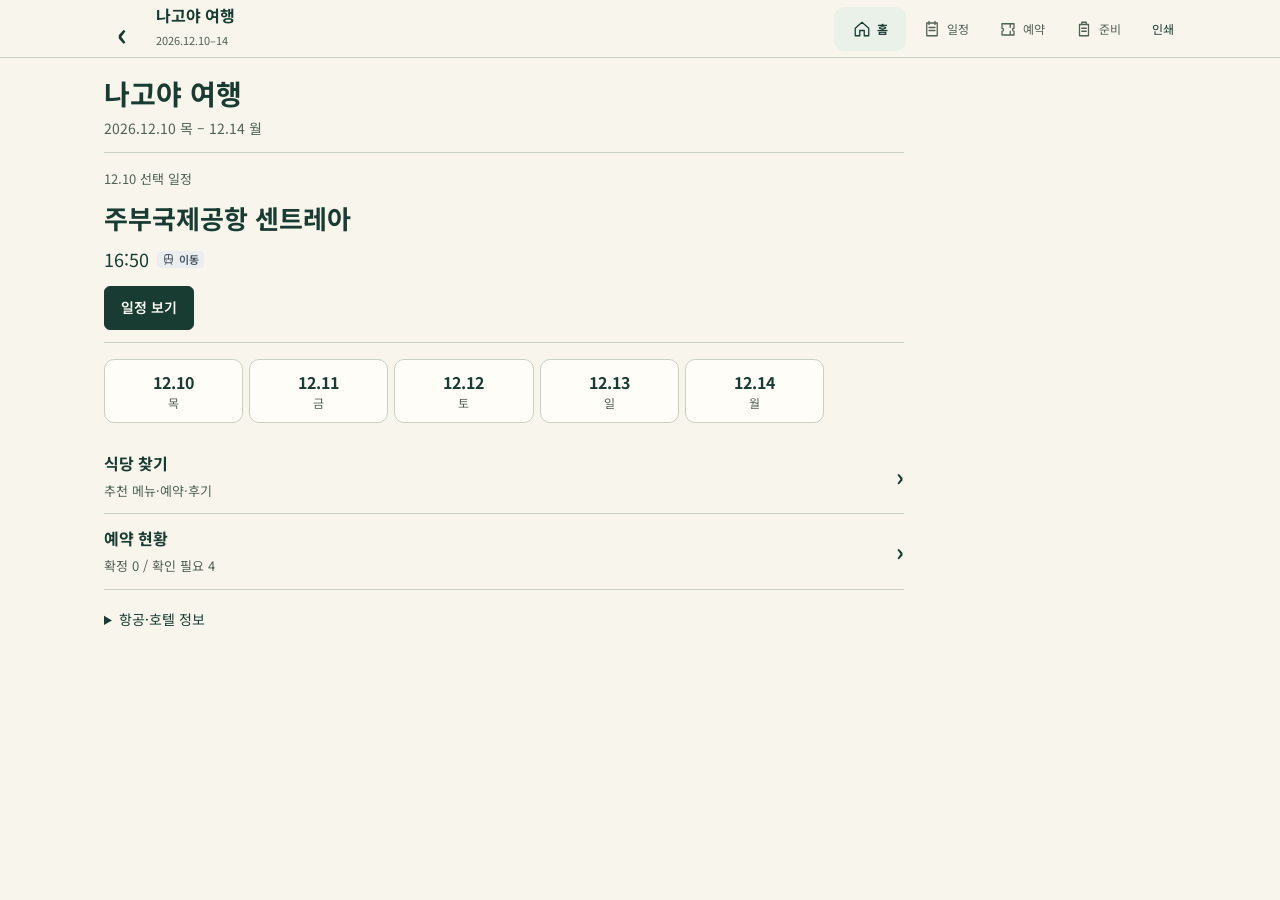
<file: index.html>
<!doctype html>
<html lang="ko"><head><meta charset="utf-8"><meta name="viewport" content="width=device-width,initial-scale=1,viewport-fit=cover"><meta name="theme-color" content="#163d35"><meta name="description" content="2026년 12월 10~14일 나고야 여행 일정과 지도, 예약 기록."><title>나고야 여행 | 2026.12.10–14</title><link rel="stylesheet" href="vendor/leaflet/leaflet.css"><link rel="stylesheet" href="style.css?v=20261110-reservations1"><link rel="stylesheet" href="controls.css?v=20261110-reservations1"><link rel="stylesheet" href="ux.css?v=20261110-reservations1"><link rel="stylesheet" href="travel.css?v=20261110-reservations1"><link rel="stylesheet" href="components.css?v=20261110-reservations1"><link rel="stylesheet" href="screen.css?v=20261110-reservations1"><link rel="icon" href="favicon.ico?v=20261110-reservations1" sizes="any"><link rel="icon" type="image/svg+xml" href="favicon.svg?v=20261110-reservations1"><link rel="apple-touch-icon" sizes="180x180" href="icons/apple-touch-icon.png?v=20261110-reservations1"><link rel="manifest" href="manifest.webmanifest?v=20261110-reservations1"><meta name="apple-mobile-web-app-title" content="나고야 여행"><meta name="apple-mobile-web-app-capable" content="yes"></head>
<body><header class="top"><a class="brand" href="?page=home" aria-label="홈으로">‹</a><div class="app-heading"><h1 id="screen-title" tabindex="-1">나고야 여행</h1><span>2026.12.10–14</span></div><button id="print" aria-label="전체 일정 인쇄">인쇄</button><nav aria-label="주 메뉴"><button data-nav="today"><svg viewBox="0 0 24 24" aria-hidden="true"><path d="M3 11 12 3l9 8v10h-6v-7H9v7H3Z"/></svg>홈</button><button data-nav="plan"><svg viewBox="0 0 24 24" aria-hidden="true"><path d="M5 4h14v17H5ZM8 2v4m8-4v4M8 10h8m-8 4h8"/></svg>일정</button><button data-nav="reservations"><svg viewBox="0 0 24 24" aria-hidden="true"><path d="M4 5h16v6a2 2 0 0 0 0 4v5H4v-5a2 2 0 0 0 0-4Zm11 1v4m0 5v4"/></svg>예약</button><button data-nav="prepare"><svg viewBox="0 0 24 24" aria-hidden="true"><path d="M6 6h12v15H6Zm3 0V3h6v3M9 11h6m-6 4h6"/></svg>준비</button></nav></header>
<main><section id="todaypanel" class="todaypanel" aria-label="다음 행동"></section><section id="reservation-summary" class="reservation-summary" aria-label="예약 기록 요약"></section><section id="plan" class="section"><div id="daytabs" class="daytabs" role="tablist" aria-label="날짜 선택"></div><div class="toolbar"><label><input type="checkbox" id="foodonly"> 식사만</label><label><input type="checkbox" id="optional" checked> 선택 포함</label></div><div id="daycontent" role="tabpanel" aria-live="polite"></div></section>
<section id="reservations" class="section"><div class="sectionhead"><div><h2>예약 현황</h2></div></div><p class="sectionintro">성인 2명 · 현지 시각. 외부에서 예약하거나 발권한 뒤 이곳에 기록하세요.</p><div id="reservationstats" class="reservationstats" aria-live="polite"></div><div class="res-filters" aria-label="예약 필터">
 <label>날짜<select id="res-date-filter" data-res-filter><option value="">전체 날짜</option><option value="2026-12-10">12/10 목</option><option value="2026-12-11">12/11 금</option><option value="2026-12-12">12/12 토</option><option value="2026-12-13">12/13 일</option><option value="2026-12-14">12/14 월</option></select></label>
 <label>중요도<select id="res-group-filter" data-res-filter><option value="">전체 중요도</option><option value="advance">사전 조치</option><option value="optional">선택 예약</option><option value="onsite">현장 확인</option></select></label>
 <label>기록 상태<select id="res-status-filter" data-res-filter><option value="">전체 상태</option><option value="done">완료</option><option value="pending">미완료</option></select></label>
 <label class="res-include"><input id="res-optional" type="checkbox" checked> 선택 방문 포함</label>
</div><div id="reservationlist"></div></section><section id="food" class="section"><div class="sectionhead"><div><h2>식당 찾기</h2></div><p>식당명은 일본어로도 적어두었어요.<br>예약 방식은 매장별로 다릅니다.</p></div><details class="foodintro"><summary>예약·영업 정보 안내</summary><p>매장별 추천 메뉴와 방문 안내를 모았습니다. 영업시간은 방문 전에 매장 안내를 확인하세요.</p></details><div class="filters"><label class="search"><span class="searchlabel">맛집 검색</span><input id="search" type="search" placeholder="식당, 메뉴, 예약 방식 검색" aria-label="맛집 검색"></label><label class="reservelabel" for="reservefilter">예약 방식</label><select id="reservefilter" aria-label="예약 방식 필터"><option value="all">모든 예약 방식</option><option value="web">온라인 예약</option><option value="phone">전화 예약 / 문의</option><option value="walk">현장 대기</option></select></div><p id="foodcount" class="muted" role="status"></p><div id="restaurants" class="restaurants"></div></section>
<section id="prepare" class="section"><div class="sectionhead"><div><h2>여행 준비</h2></div></div><div class="prep-shortcuts"><button class="btn btn-secondary" data-screen="food">식당 찾기</button><button class="btn btn-secondary" data-fieldmode>여행 모드 전환</button><a class="link-inline" href="guide.html">전체 일정 문서</a><button class="btn btn-secondary" data-export-itinerary>일정 JSON</button></div><div class="prepgrid"><details class="panel prep-panel"><summary>예약 체크리스트 <span id="progress"></span></summary><div id="checklist"></div><p class="muted">체크는 이 브라우저에만 저장됩니다. 예약 확인 항목은 위 예약 기록과 동일한 상태를 표시합니다.</p></details><details class="panel prep-panel"><summary>예산 메모 <small>성인 1인 / 엔</small></summary><dl class="budget"><div><dt>식사·카페 5일</dt><dd>¥22,000~32,000</dd></div><div><dt>교통 (공항 왕복 포함)</dt><dd>¥5,000~7,000</dd></div><div><dt>일요일 외곽 교통·입장료</dt><dd>12/13 나바나노사토 일정에서 확인</dd></div><div><dt>미라이타워 12/11 야간</dt><dd>성인 ¥1,800</dd></div></dl><p class="muted">항공·호텔·쇼핑 제외. 실제 견적이 아닌 계획용 범위입니다.</p></details><details class="panel prep-panel"><summary>교통 & 숙소</summary><p>호텔: 愛知県名古屋市中区錦3-4-3<br>전화 <a href="tel:+81529635959">+81 52-963-5959</a><br>체크인 15:00 / 체크아웃 11:00. 월요일 카토커피 후 객실의 캐리어를 챙겨 10:00에 체크아웃합니다.</p><p>도착일은 메이테츠 나고야에서 사쿠라도리선으로 환승합니다. 출국일은 히사야오도리에서 메이조선을 타고 가나야마에서 메이테츠 공항행으로 갈아탑니다. μSKY는 별도 지정석권이 필요합니다.</p><p>교통카드로 이동하고, 주말 패스는 실제 탑승 횟수와 비교 후 구매하세요. 메이테츠는 나고야 시영 지하철 패스 대상이 아닙니다.</p><a href="https://www.meitetsu.co.jp/train/centrair/guidance/index.html" target="_blank" rel="noopener">공항철도 공식 안내 </a></details><details class="panel prep-panel"><summary>날씨가 바뀌면</summary><p>일요일: 나바나노사토 일루미네이션은 야외라 방한·방수 준비가 필요합니다.</p><p>토요일: 오스 아케이드와 PARCO 실내 쇼핑을 활용하세요.</p><p>코트·목도리·핫팩·보조배터리·동전지갑 준비. 12월 날씨 예보는 출발 직전에 다시 확인하세요. 한국과 일본은 시차가 없습니다.</p></details></div><article class="panel memo"><h3>나만의 여행 메모</h3><label for="memo">확정한 예약 시간, 사고 싶은 것, 바뀐 동선을 적어두세요.</label><textarea id="memo" maxlength="20000" rows="4" placeholder="예: 무츠미 12/11 17:30 예약 확정…"></textarea><small id="savestatus" aria-live="polite">이 브라우저에 자동 저장 / 개인정보는 적지 않는 것을 권장합니다.</small></article></section>
<section id="backup" class="section"><div class="sectionhead"><div><h2>백업·복원</h2><p>이 기기의 브라우저에 저장됩니다. 다른 기기에는 자동 동기화되지 않습니다.</p></div></div><p>진행 상태·예약·메모·옵션을 JSON 파일로 보관하세요. 복원하면 이 기기의 기록을 덮어씁니다. 먼저 현재 데이터를 내보내는 것을 권장합니다.</p><div class="backupactions"><button id="exportbackup">JSON 백업 내보내기</button><button id="importbackup">백업 가져오기</button><button id="undolast">직전 변경 되돌리기</button><button id="resetdata">전체 기록 초기화</button><input id="backupfile" type="file" accept="application/json,.json" hidden></div><p id="backupfeedback" role="status"></p><p id="storagefeedback" class="important" role="status"></p><p id="networkstatus" class="muted" role="status"></p><p id="offlinestatus" class="muted"></p><p><a href="guide.html">JavaScript 없이 전체 일정 보기</a></p><div id="updateavailable" hidden><p>새 버전이 준비되었습니다. 브라우저 기록은 유지됩니다.</p><button id="applyupdate">새 버전 적용</button></div></section><section class="section sources"><details><summary>정보 출처와 계획의 전제 보기 <span>+</span></summary><div id="sources"></div><p>일정의 시각은 일본 현지 시간입니다. 항공 터미널과 출발 당일 교통편은 공식 안내에서 확인하세요.</p></details></section><noscript><section class="panel"><h2>여행 정보 보기</h2><p>날짜별 지도와 일정에는 JavaScript가 필요합니다. 브라우저에서 JavaScript를 켜거나 <a href="guide.html">전체 일정 문서</a>를 열어주세요.</p></section></noscript></main><p id="asset-error" class="important" role="alert" hidden>일정 앱 파일을 불러오지 못했습니다. 화면을 새로고침하거나 <a href="guide.html">전체 일정 문서</a>를 열어주세요.</p><script>addEventListener('error',event=>{if(event.target instanceof HTMLScriptElement&&event.target.integrity)document.querySelector('#asset-error').hidden=false},true)</script><div id="appstatus" class="appstatus" role="status" aria-live="polite" hidden></div><div id="printcontent" hidden></div><dialog id="confirmdialog" aria-labelledby="confirmtitle"><form method="dialog"><h2 id="confirmtitle">기록 변경 확인</h2><p id="confirmtext"></p><div class="dialogactions"><button value="cancel" autofocus>취소</button><button value="confirm">확인</button></div></form></dialog><script src="trip-details.js?v=20261110-reservations1" integrity="sha256-51U4WdGMHB+Sr3vyvYIQmsPeCzmoivGSEUUv0wPTDvw="></script><script src="data/itinerary.js?v=20261110-reservations1" integrity="sha256-JQY8Q/fw5axRf9fTR1e/zQUFhCg9tZ1WPm53TyM4wfQ="></script><script src="data/reservations.js?v=20261110-reservations1" integrity="sha256-fk/NaoVofPghW6eSCF2erQRWpu0hxw8Zbo/6MyNABbA="></script><script src="trip-data.js?v=20261110-reservations1" integrity="sha256-IBRdM4y/YXTHqfDAZ009FzXvDMvss64NkMpIhn9bMAk="></script><script src="map-locations.js?v=20261110-reservations1" integrity="sha256-V8UL3z9yxhrXMG/4Ue98EwzLhYq+Qlj5hloXY72bU4A="></script><script src="trip-state.js?v=20261110-reservations1" integrity="sha256-kd33tBMyHUVhUnotlZyzUURE0VqtGvTBNtXPQVklPuE="></script><script src="ux.js?v=20261110-reservations1" integrity="sha256-RbOWRykZM8Hbf0LOne5ju4iwBdXrHRbiFHKSxAnLfTE="></script><script src="vendor/leaflet/leaflet.js"></script><script src="numbered-map.js?v=20261110-reservations1" integrity="sha256-NlUyJFnqUmLCrTgmAevQ//KNUEk50UgR7BgQd/J136o="></script><script src="screen.js?v=20261110-reservations1" integrity="sha256-gycSMzBo9cOaQNZSRalyCZHk9EkT9302Ohg332CfwLg="></script><script src="app.js?v=20261110-reservations1" integrity="sha256-kFstGIDbn6EBbXHuAzdWSSKcT+r6s82rBuzOQ3UQtF4="></script></body></html>
</file>
<file: vendor/leaflet/leaflet.css>
/* required styles */

.leaflet-pane,
.leaflet-tile,
.leaflet-marker-icon,
.leaflet-marker-shadow,
.leaflet-tile-container,
.leaflet-pane > svg,
.leaflet-pane > canvas,
.leaflet-zoom-box,
.leaflet-image-layer,
.leaflet-layer {
	position: absolute;
	left: 0;
	top: 0;
	}
.leaflet-container {
	overflow: hidden;
	}
.leaflet-tile,
.leaflet-marker-icon,
.leaflet-marker-shadow {
	-webkit-user-select: none;
	   -moz-user-select: none;
	        user-select: none;
	  -webkit-user-drag: none;
	}
/* Prevents IE11 from highlighting tiles in blue */
.leaflet-tile::selection {
	background: transparent;
}
/* Safari renders non-retina tile on retina better with this, but Chrome is worse */
.leaflet-safari .leaflet-tile {
	image-rendering: -webkit-optimize-contrast;
	}
/* hack that prevents hw layers "stretching" when loading new tiles */
.leaflet-safari .leaflet-tile-container {
	width: 1600px;
	height: 1600px;
	-webkit-transform-origin: 0 0;
	}
.leaflet-marker-icon,
.leaflet-marker-shadow {
	display: block;
	}
/* .leaflet-container svg: reset svg max-width decleration shipped in Joomla! (joomla.org) 3.x */
/* .leaflet-container img: map is broken in FF if you have max-width: 100% on tiles */
.leaflet-container .leaflet-overlay-pane svg {
	max-width: none !important;
	max-height: none !important;
	}
.leaflet-container .leaflet-marker-pane img,
.leaflet-container .leaflet-shadow-pane img,
.leaflet-container .leaflet-tile-pane img,
.leaflet-container img.leaflet-image-layer,
.leaflet-container .leaflet-tile {
	max-width: none !important;
	max-height: none !important;
	width: auto;
	padding: 0;
	}

.leaflet-container img.leaflet-tile {
	/* See: https://bugs.chromium.org/p/chromium/issues/detail?id=600120 */
	mix-blend-mode: plus-lighter;
}

.leaflet-container.leaflet-touch-zoom {
	-ms-touch-action: pan-x pan-y;
	touch-action: pan-x pan-y;
	}
.leaflet-container.leaflet-touch-drag {
	-ms-touch-action: pinch-zoom;
	/* Fallback for FF which doesn't support pinch-zoom */
	touch-action: none;
	touch-action: pinch-zoom;
}
.leaflet-container.leaflet-touch-drag.leaflet-touch-zoom {
	-ms-touch-action: none;
	touch-action: none;
}
.leaflet-container {
	-webkit-tap-highlight-color: transparent;
}
.leaflet-container a {
	-webkit-tap-highlight-color: rgba(51, 181, 229, 0.4);
}
.leaflet-tile {
	filter: inherit;
	visibility: hidden;
	}
.leaflet-tile-loaded {
	visibility: inherit;
	}
.leaflet-zoom-box {
	width: 0;
	height: 0;
	-moz-box-sizing: border-box;
	     box-sizing: border-box;
	z-index: 800;
	}
/* workaround for https://bugzilla.mozilla.org/show_bug.cgi?id=888319 */
.leaflet-overlay-pane svg {
	-moz-user-select: none;
	}

.leaflet-pane         { z-index: 400; }

.leaflet-tile-pane    { z-index: 200; }
.leaflet-overlay-pane { z-index: 400; }
.leaflet-shadow-pane  { z-index: 500; }
.leaflet-marker-pane  { z-index: 600; }
.leaflet-tooltip-pane   { z-index: 650; }
.leaflet-popup-pane   { z-index: 700; }

.leaflet-map-pane canvas { z-index: 100; }
.leaflet-map-pane svg    { z-index: 200; }

.leaflet-vml-shape {
	width: 1px;
	height: 1px;
	}
.lvml {
	behavior: url(#default#VML);
	display: inline-block;
	position: absolute;
	}


/* control positioning */

.leaflet-control {
	position: relative;
	z-index: 800;
	pointer-events: visiblePainted; /* IE 9-10 doesn't have auto */
	pointer-events: auto;
	}
.leaflet-top,
.leaflet-bottom {
	position: absolute;
	z-index: 1000;
	pointer-events: none;
	}
.leaflet-top {
	top: 0;
	}
.leaflet-right {
	right: 0;
	}
.leaflet-bottom {
	bottom: 0;
	}
.leaflet-left {
	left: 0;
	}
.leaflet-control {
	float: left;
	clear: both;
	}
.leaflet-right .leaflet-control {
	float: right;
	}
.leaflet-top .leaflet-control {
	margin-top: 10px;
	}
.leaflet-bottom .leaflet-control {
	margin-bottom: 10px;
	}
.leaflet-left .leaflet-control {
	margin-left: 10px;
	}
.leaflet-right .leaflet-control {
	margin-right: 10px;
	}


/* zoom and fade animations */

.leaflet-fade-anim .leaflet-popup {
	opacity: 0;
	-webkit-transition: opacity 0.2s linear;
	   -moz-transition: opacity 0.2s linear;
	        transition: opacity 0.2s linear;
	}
.leaflet-fade-anim .leaflet-map-pane .leaflet-popup {
	opacity: 1;
	}
.leaflet-zoom-animated {
	-webkit-transform-origin: 0 0;
	    -ms-transform-origin: 0 0;
	        transform-origin: 0 0;
	}
svg.leaflet-zoom-animated {
	will-change: transform;
}

.leaflet-zoom-anim .leaflet-zoom-animated {
	-webkit-transition: -webkit-transform 0.25s cubic-bezier(0,0,0.25,1);
	   -moz-transition:    -moz-transform 0.25s cubic-bezier(0,0,0.25,1);
	        transition:         transform 0.25s cubic-bezier(0,0,0.25,1);
	}
.leaflet-zoom-anim .leaflet-tile,
.leaflet-pan-anim .leaflet-tile {
	-webkit-transition: none;
	   -moz-transition: none;
	        transition: none;
	}

.leaflet-zoom-anim .leaflet-zoom-hide {
	visibility: hidden;
	}


/* cursors */

.leaflet-interactive {
	cursor: pointer;
	}
.leaflet-grab {
	cursor: -webkit-grab;
	cursor:    -moz-grab;
	cursor:         grab;
	}
.leaflet-crosshair,
.leaflet-crosshair .leaflet-interactive {
	cursor: crosshair;
	}
.leaflet-popup-pane,
.leaflet-control {
	cursor: auto;
	}
.leaflet-dragging .leaflet-grab,
.leaflet-dragging .leaflet-grab .leaflet-interactive,
.leaflet-dragging .leaflet-marker-draggable {
	cursor: move;
	cursor: -webkit-grabbing;
	cursor:    -moz-grabbing;
	cursor:         grabbing;
	}

/* marker & overlays interactivity */
.leaflet-marker-icon,
.leaflet-marker-shadow,
.leaflet-image-layer,
.leaflet-pane > svg path,
.leaflet-tile-container {
	pointer-events: none;
	}

.leaflet-marker-icon.leaflet-interactive,
.leaflet-image-layer.leaflet-interactive,
.leaflet-pane > svg path.leaflet-interactive,
svg.leaflet-image-layer.leaflet-interactive path {
	pointer-events: visiblePainted; /* IE 9-10 doesn't have auto */
	pointer-events: auto;
	}

/* visual tweaks */

.leaflet-container {
	background: #ddd;
	outline-offset: 1px;
	}
.leaflet-container a {
	color: #0078A8;
	}
.leaflet-zoom-box {
	border: 2px dotted #38f;
	background: rgba(255,255,255,0.5);
	}


/* general typography */
.leaflet-container {
	font-family: "Helvetica Neue", Arial, Helvetica, sans-serif;
	font-size: 12px;
	font-size: 0.75rem;
	line-height: 1.5;
	}


/* general toolbar styles */

.leaflet-bar {
	box-shadow: 0 1px 5px rgba(0,0,0,0.65);
	border-radius: 4px;
	}
.leaflet-bar a {
	background-color: #fff;
	border-bottom: 1px solid #ccc;
	width: 26px;
	height: 26px;
	line-height: 26px;
	display: block;
	text-align: center;
	text-decoration: none;
	color: black;
	}
.leaflet-bar a,
.leaflet-control-layers-toggle {
	background-position: 50% 50%;
	background-repeat: no-repeat;
	display: block;
	}
.leaflet-bar a:hover,
.leaflet-bar a:focus {
	background-color: #f4f4f4;
	}
.leaflet-bar a:first-child {
	border-top-left-radius: 4px;
	border-top-right-radius: 4px;
	}
.leaflet-bar a:last-child {
	border-bottom-left-radius: 4px;
	border-bottom-right-radius: 4px;
	border-bottom: none;
	}
.leaflet-bar a.leaflet-disabled {
	cursor: default;
	background-color: #f4f4f4;
	color: #bbb;
	}

.leaflet-touch .leaflet-bar a {
	width: 30px;
	height: 30px;
	line-height: 30px;
	}
.leaflet-touch .leaflet-bar a:first-child {
	border-top-left-radius: 2px;
	border-top-right-radius: 2px;
	}
.leaflet-touch .leaflet-bar a:last-child {
	border-bottom-left-radius: 2px;
	border-bottom-right-radius: 2px;
	}

/* zoom control */

.leaflet-control-zoom-in,
.leaflet-control-zoom-out {
	font: bold 18px 'Lucida Console', Monaco, monospace;
	text-indent: 1px;
	}

.leaflet-touch .leaflet-control-zoom-in, .leaflet-touch .leaflet-control-zoom-out  {
	font-size: 22px;
	}


/* layers control */

.leaflet-control-layers {
	box-shadow: 0 1px 5px rgba(0,0,0,0.4);
	background: #fff;
	border-radius: 5px;
	}
.leaflet-control-layers-toggle {
	background-image: url(images/layers.png);
	width: 36px;
	height: 36px;
	}
.leaflet-retina .leaflet-control-layers-toggle {
	background-image: url(images/layers-2x.png);
	background-size: 26px 26px;
	}
.leaflet-touch .leaflet-control-layers-toggle {
	width: 44px;
	height: 44px;
	}
.leaflet-control-layers .leaflet-control-layers-list,
.leaflet-control-layers-expanded .leaflet-control-layers-toggle {
	display: none;
	}
.leaflet-control-layers-expanded .leaflet-control-layers-list {
	display: block;
	position: relative;
	}
.leaflet-control-layers-expanded {
	padding: 6px 10px 6px 6px;
	color: #333;
	background: #fff;
	}
.leaflet-control-layers-scrollbar {
	overflow-y: scroll;
	overflow-x: hidden;
	padding-right: 5px;
	}
.leaflet-control-layers-selector {
	margin-top: 2px;
	position: relative;
	top: 1px;
	}
.leaflet-control-layers label {
	display: block;
	font-size: 13px;
	font-size: 1.08333em;
	}
.leaflet-control-layers-separator {
	height: 0;
	border-top: 1px solid #ddd;
	margin: 5px -10px 5px -6px;
	}

/* Default icon URLs */
.leaflet-default-icon-path { /* used only in path-guessing heuristic, see L.Icon.Default */
	background-image: url(images/marker-icon.png);
	}


/* attribution and scale controls */

.leaflet-container .leaflet-control-attribution {
	background: #fff;
	background: rgba(255, 255, 255, 0.8);
	margin: 0;
	}
.leaflet-control-attribution,
.leaflet-control-scale-line {
	padding: 0 5px;
	color: #333;
	line-height: 1.4;
	}
.leaflet-control-attribution a {
	text-decoration: none;
	}
.leaflet-control-attribution a:hover,
.leaflet-control-attribution a:focus {
	text-decoration: underline;
	}
.leaflet-attribution-flag {
	display: inline !important;
	vertical-align: baseline !important;
	width: 1em;
	height: 0.6669em;
	}
.leaflet-left .leaflet-control-scale {
	margin-left: 5px;
	}
.leaflet-bottom .leaflet-control-scale {
	margin-bottom: 5px;
	}
.leaflet-control-scale-line {
	border: 2px solid #777;
	border-top: none;
	line-height: 1.1;
	padding: 2px 5px 1px;
	white-space: nowrap;
	-moz-box-sizing: border-box;
	     box-sizing: border-box;
	background: rgba(255, 255, 255, 0.8);
	text-shadow: 1px 1px #fff;
	}
.leaflet-control-scale-line:not(:first-child) {
	border-top: 2px solid #777;
	border-bottom: none;
	margin-top: -2px;
	}
.leaflet-control-scale-line:not(:first-child):not(:last-child) {
	border-bottom: 2px solid #777;
	}

.leaflet-touch .leaflet-control-attribution,
.leaflet-touch .leaflet-control-layers,
.leaflet-touch .leaflet-bar {
	box-shadow: none;
	}
.leaflet-touch .leaflet-control-layers,
.leaflet-touch .leaflet-bar {
	border: 2px solid rgba(0,0,0,0.2);
	background-clip: padding-box;
	}


/* popup */

.leaflet-popup {
	position: absolute;
	text-align: center;
	margin-bottom: 20px;
	}
.leaflet-popup-content-wrapper {
	padding: 1px;
	text-align: left;
	border-radius: 12px;
	}
.leaflet-popup-content {
	margin: 13px 24px 13px 20px;
	line-height: 1.3;
	font-size: 13px;
	font-size: 1.08333em;
	min-height: 1px;
	}
.leaflet-popup-content p {
	margin: 17px 0;
	margin: 1.3em 0;
	}
.leaflet-popup-tip-container {
	width: 40px;
	height: 20px;
	position: absolute;
	left: 50%;
	margin-top: -1px;
	margin-left: -20px;
	overflow: hidden;
	pointer-events: none;
	}
.leaflet-popup-tip {
	width: 17px;
	height: 17px;
	padding: 1px;

	margin: -10px auto 0;
	pointer-events: auto;

	-webkit-transform: rotate(45deg);
	   -moz-transform: rotate(45deg);
	    -ms-transform: rotate(45deg);
	        transform: rotate(45deg);
	}
.leaflet-popup-content-wrapper,
.leaflet-popup-tip {
	background: white;
	color: #333;
	box-shadow: 0 3px 14px rgba(0,0,0,0.4);
	}
.leaflet-container a.leaflet-popup-close-button {
	position: absolute;
	top: 0;
	right: 0;
	border: none;
	text-align: center;
	width: 24px;
	height: 24px;
	font: 16px/24px Tahoma, Verdana, sans-serif;
	color: #757575;
	text-decoration: none;
	background: transparent;
	}
.leaflet-container a.leaflet-popup-close-button:hover,
.leaflet-container a.leaflet-popup-close-button:focus {
	color: #585858;
	}
.leaflet-popup-scrolled {
	overflow: auto;
	}

.leaflet-oldie .leaflet-popup-content-wrapper {
	-ms-zoom: 1;
	}
.leaflet-oldie .leaflet-popup-tip {
	width: 24px;
	margin: 0 auto;

	-ms-filter: "progid:DXImageTransform.Microsoft.Matrix(M11=0.70710678, M12=0.70710678, M21=-0.70710678, M22=0.70710678)";
	filter: progid:DXImageTransform.Microsoft.Matrix(M11=0.70710678, M12=0.70710678, M21=-0.70710678, M22=0.70710678);
	}

.leaflet-oldie .leaflet-control-zoom,
.leaflet-oldie .leaflet-control-layers,
.leaflet-oldie .leaflet-popup-content-wrapper,
.leaflet-oldie .leaflet-popup-tip {
	border: 1px solid #999;
	}


/* div icon */

.leaflet-div-icon {
	background: #fff;
	border: 1px solid #666;
	}


/* Tooltip */
/* Base styles for the element that has a tooltip */
.leaflet-tooltip {
	position: absolute;
	padding: 6px;
	background-color: #fff;
	border: 1px solid #fff;
	border-radius: 3px;
	color: #222;
	white-space: nowrap;
	-webkit-user-select: none;
	-moz-user-select: none;
	-ms-user-select: none;
	user-select: none;
	pointer-events: none;
	box-shadow: 0 1px 3px rgba(0,0,0,0.4);
	}
.leaflet-tooltip.leaflet-interactive {
	cursor: pointer;
	pointer-events: auto;
	}
.leaflet-tooltip-top:before,
.leaflet-tooltip-bottom:before,
.leaflet-tooltip-left:before,
.leaflet-tooltip-right:before {
	position: absolute;
	pointer-events: none;
	border: 6px solid transparent;
	background: transparent;
	content: "";
	}

/* Directions */

.leaflet-tooltip-bottom {
	margin-top: 6px;
}
.leaflet-tooltip-top {
	margin-top: -6px;
}
.leaflet-tooltip-bottom:before,
.leaflet-tooltip-top:before {
	left: 50%;
	margin-left: -6px;
	}
.leaflet-tooltip-top:before {
	bottom: 0;
	margin-bottom: -12px;
	border-top-color: #fff;
	}
.leaflet-tooltip-bottom:before {
	top: 0;
	margin-top: -12px;
	margin-left: -6px;
	border-bottom-color: #fff;
	}
.leaflet-tooltip-left {
	margin-left: -6px;
}
.leaflet-tooltip-right {
	margin-left: 6px;
}
.leaflet-tooltip-left:before,
.leaflet-tooltip-right:before {
	top: 50%;
	margin-top: -6px;
	}
.leaflet-tooltip-left:before {
	right: 0;
	margin-right: -12px;
	border-left-color: #fff;
	}
.leaflet-tooltip-right:before {
	left: 0;
	margin-left: -12px;
	border-right-color: #fff;
	}

/* Printing */

@media print {
	/* Prevent printers from removing background-images of controls. */
	.leaflet-control {
		-webkit-print-color-adjust: exact;
		print-color-adjust: exact;
		}
	}
</file>
<file: style.css>
/* Hallmark · checked: 2026-11-05 · genre: editorial (inferred) · built: the project · redesign: polish · scope: app · v2.0.0 */
/* Hallmark · pre-emit critique: P4 H4 E4 S4 R4 V3 · weakest: V, retained existing travel layout; replaced oversized link buttons with compact route controls */
@import url("https://fonts.googleapis.com/css2?family=Noto+Sans+KR:wght@400;500;600;700&family=Noto+Serif+KR:wght@400;500;600&display=swap");
:root{--paper:#f8f5ed;--ink:#183c32;--muted:#68756b;--line:#dcded1;--accent:#b45438;--white:#fffdf7;--font-body:"Noto Sans KR",sans-serif;--font-display:"Noto Serif KR",serif;--map-surface:#edf2ed;--white-print:#fffdf7;--clear:transparent;--map-line:#d6dfd6;--tone-1:#ba7950;--tone-2:#526357;--tone-3:#8e9b8b;--tone-4:#e8eadb;--tone-5:#eee9da;--tone-6:#587163;--tone-7:#b68a5d;--tone-8:#879b8e;--tone-9:#e9efe5;--tone-10:#f5e8d7;--tone-11:#975c37;--tone-12:#eef0e8;--tone-13:#f0f2e8;--tone-14:#c2cbb8;--tone-15:#9eac9d;--tone-16:#eef1e7;--tone-17:#88917f;--tone-18:#e8e9dc;--art-0:#d9b981;--art-1:#f8eee0;--art-2:#8b9e86;--art-3:#527065;--art-4:#e6d6b8;--art-5:#244e41;--art-6:#e9d4af;--art-7:#f5e9d6}
*{box-sizing:border-box}
html{scroll-behavior:smooth;scroll-padding-top:95px}
body{margin:0;background:var(--paper);color:var(--ink);font-family:var(--font-body);font-size:15px;line-height:1.8}
a{color:inherit;text-underline-offset:4px}
button,input,select,textarea{font:inherit}
button,a,input,summary,select{touch-action:manipulation}
button{cursor:pointer}
button:focus-visible,a:focus-visible,input:focus-visible,textarea:focus-visible,select:focus-visible,summary:focus-visible{outline:3px solid var(--tone-1);outline-offset:4px}
.brand{text-decoration:none;letter-spacing:0;font-size:19px;font-weight:700}
.brand span{font-size:11px;font-weight:400;letter-spacing:0;margin-left:12px}
nav{display:flex;gap:28px;align-items:center}
nav a{text-decoration:none;font-size:13px}
nav button{background:none;border:1px solid var(--line);padding:7px 15px;border-radius:5px;color:var(--ink)}
main{max-width:1240px;margin:auto;padding:0 40px}
.hero{display:grid;grid-template-columns:1fr 1fr;align-items:center;padding:60px 0 55px;gap:30px}
.eyebrow{font-size:11px;letter-spacing:0;color:var(--accent);font-weight:700;margin:0 0 20px}
h1{font-family:var(--font-display);font-size:clamp(52px,6vw,84px);line-height:1.25;font-weight:500;margin:0;letter-spacing:0}
.intro{font-size:17px;margin:25px 0;color:var(--tone-2)}
.tripdate{font-size:20px;letter-spacing:0;margin-bottom:28px}
.tripdate span{padding:0 10px;color:var(--tone-3)}
.tripdate small{display:block;font-size:10px;letter-spacing:0;margin-top:5px}
.primary{display:inline-block;background:var(--ink);color:var(--paper);padding:12px 24px;text-decoration:none;border-radius:3px;font-size:13px}
.art{background:var(--tone-4);position:relative;border-radius:48% 48% 3px 3px;overflow:hidden}
.art svg{display:block;width:100%;height:auto}
.art-label{position:absolute;bottom:20px;left:25px;font-size:9px;letter-spacing:0}
.facts{display:grid;grid-template-columns:repeat(3,1fr);border-top:1px solid var(--ink);border-bottom:1px solid var(--line);padding:25px 0;gap:20px}
.facts div{padding:0 25px;border-right:1px solid var(--line)}
.facts div:last-child{border:0}
.facts span{font-size:10px;letter-spacing:0;color:var(--muted);display:block}
.facts strong{font-size:19px;display:block;margin:4px 0}
.facts small{font-size:12px;color:var(--muted)}
.notice{display:grid;grid-template-columns:160px 1fr;gap:5px 20px;background:var(--tone-5);margin-top:30px;padding:23px 28px;border-left:0;font-size:13px}
.notice b{color:var(--accent)}
.notice p{margin:0}
.notice a{grid-column:2;font-size:12px}
.section{padding-top:75px}
.sectionhead{display:flex;justify-content:space-between;align-items:end;margin-bottom:26px;gap:20px}
.sectionhead h2{font-family:var(--font-display);font-size:34px;font-weight:500;margin:0;letter-spacing:0}
.sectionhead p:not(.eyebrow){font-size:13px;color:var(--muted);margin:0}
.sectionhead .eyebrow{margin-bottom:8px}







.route{display:flex;flex-wrap:wrap;gap:8px;font-size:11px;padding:15px 0 22px;color:var(--tone-6)}
.route span:not(:last-child):after{content:"→";margin-left:8px;color:var(--tone-7)}
.timeline{position:relative}
.stop{display:grid;grid-template-columns:100px 1fr;gap:20px;padding-bottom:18px}
.time{font-size:14px;padding-top:17px;position:relative;font-weight:600}
.time small{display:block;font-size:10px;font-weight:400;color:var(--muted)}
.event{background:var(--white);border:1px solid var(--line);border-radius:7px;overflow:hidden}
.event summary{list-style:none;cursor:pointer;padding:18px 23px;display:flex;justify-content:space-between;align-items:center;gap:15px}
.event summary::-webkit-details-marker{display:none}
.event summary:after{content:"+";font-size:24px;color:var(--tone-8)}
.event[open] summary:after{content:"−"}
.event h4{margin:3px 0;font-size:18px;font-weight:600}
.event .sub{font-size:12px;color:var(--muted);display:block}
.tag{font-size:10px;letter-spacing:0;background:var(--tone-9);padding:3px 8px;border-radius:3px;display:inline-block}
.tag.food{background:var(--tone-10);color:var(--tone-11)}
.detail{padding:0 23px 23px;font-size:13px;border-top:1px solid var(--tone-12)}
.detail p{margin:14px 0}
.detail ul{padding-left:18px;margin:12px 0}
.detail li{margin:6px 0}
.links{display:flex;flex-wrap:wrap;gap:8px;margin-top:14px}
.links a,.book{display:inline-block;text-decoration:none;padding:7px 12px;border:1px solid var(--line);border-radius:4px;font-size:11px;background:var(--paper)}
.links a:hover,.book:hover{border-color:var(--ink)}
.tip{padding:13px 16px;background:var(--tone-13);border-radius:4px;font-size:12px}
.daynote{border:1px dashed var(--tone-14);padding:20px 24px;border-radius:7px;margin-left:120px;font-size:13px}
.foodintro{max-width:920px;color:var(--muted);font-size:13px}
.filters{display:flex;justify-content:space-between;gap:15px;margin:25px 0}
.search{display:flex;gap:12px;align-items:center;border-bottom:1px solid var(--tone-15);width:60%;padding:5px}
.search input{background:none;border:0;outline:none!important;width:100%;font-size:13px;color:var(--ink)}
select{max-width:40%;border:1px solid var(--line);border-radius:4px;background:var(--white);padding:8px;color:var(--ink);font-size:12px}
.restaurants{display:grid;grid-template-columns:1fr 1fr;gap:18px}
.restaurant{border:1px solid var(--line);padding:25px;background:var(--white);border-radius:7px}
.restaurant h3{font-size:21px;margin:6px 0 0;font-weight:600}
.restaurant .jp{font-size:12px;color:var(--muted);margin:0 0 12px}
.restaurant p{font-size:13px;margin:10px 0}
.rhead{display:flex;justify-content:space-between;gap:10px;align-items:center}
.rhead small{font-size:10px;color:var(--accent)}
.restaurant dl{font-size:12px}
.restaurant dl div{display:grid;grid-template-columns:65px 1fr;gap:5px;margin-bottom:8px}
.restaurant dt{color:var(--muted)}
.restaurant dd{margin:0}
.phone{white-space:nowrap}
.prepgrid{display:grid;grid-template-columns:1fr 1fr;gap:18px}
.panel{padding:26px;border:1px solid var(--line);border-radius:7px}
.panel h3{margin:0 0 18px;font-size:18px;font-weight:600}
.panel h3 small{font-size:11px;font-weight:400;color:var(--muted)}
.panel p{font-size:13px}
.panel a{font-size:12px}
.muted{color:var(--muted);font-size:11px!important}
#checklist label{display:flex;align-items:start;gap:10px;font-size:13px;padding:10px 0;border-bottom:1px solid var(--line)}
#checklist input{accent-color:var(--ink);margin-top:7px}
#checklist label:has(input:checked){color:var(--tone-17);text-decoration:line-through}
#progress{font-size:12px;float:right;color:var(--accent)}
.budget div{display:flex;justify-content:space-between;font-size:12px;padding:10px 0;gap:10px;border-bottom:1px solid var(--line)}
.budget dd{margin:0;text-align:right}
.budget div:last-child{font-weight:700;font-size:13px;color:var(--accent)}
.memo{margin-top:18px}
.memo label{font-size:12px;color:var(--muted)}
textarea{display:block;width:100%;background:var(--white);border:1px solid var(--line);padding:15px;margin:12px 0;border-radius:5px;color:var(--ink);resize:vertical}
#savestatus{color:var(--muted);font-size:11px}
.sources{font-size:12px;margin-bottom:60px}
.sources summary{font-size:14px;cursor:pointer;border-top:1px solid var(--line);padding:20px 0}
.sources summary span{float:right}
.sources ul{columns:2;line-height:2.5;padding-left:20px}
.sources p{color:var(--muted)}
footer{background:var(--ink);color:var(--tone-18);padding:35px 6vw;display:flex;justify-content:space-between;align-items:center;font-size:11px}
footer span{letter-spacing:0}
footer p{font-family:var(--font-display);font-size:18px}
.empty{padding:30px;color:var(--muted)}
@media  (max-width:760px){.brand{font-size:15px}
.brand span{display:none}
nav{gap:14px}
nav a{font-size:11px}
nav button{display:none}
main{padding:0 20px}
.hero{padding:35px 0;gap:5px;grid-template-columns:1.1fr .9fr}
h1{font-size:50px;letter-spacing:0}
.intro{font-size:13px;margin:20px 0}
.tripdate{font-size:13px}
.tripdate span{padding:0 2px}
.tripdate small{font-size:8px}
.primary{padding:9px 13px;font-size:11px}
.art-label{display:none}
.facts{gap:8px;padding:18px 0}
.facts div{padding:0 5px}
.facts strong{font-size:13px}
.facts small{font-size:10px}
.facts span{font-size:8px}
.notice{display:block;padding:18px;font-size:12px}
.notice p{margin:8px 0}
.section{padding-top:50px}
.sectionhead{display:block}
.sectionhead h2{font-size:29px}
.sectionhead p:not(.eyebrow){margin-top:13px}





.stop{grid-template-columns:56px 1fr;gap:8px}
.time{font-size:12px}
.time small{font-size:9px}
.event summary{padding:14px}
.event h4{font-size:16px}
.event .sub{font-size:11px}
.detail{padding:0 14px 16px;font-size:12px}
.daynote{margin-left:0;padding:17px}
.restaurants,.prepgrid{grid-template-columns:1fr}
.restaurant,.panel{padding:22px}
.sources ul{columns:1}
footer{display:block}
footer p{font-size:16px}
.search{width:62%}
.filters{gap:8px}
select{font-size:10px;padding:5px}
}
@media   print{.hero .primary,.filters,#print,.memo,footer{display:none}
body{font-size:11px;background:var(--white-print)}
main{padding:0;max-width:none}
.hero{padding:10px 0}
.hero h1{font-size:40px}
.art{max-width:200px}
.section{padding-top:25px}
.event,.restaurant,.panel{break-inside:avoid}
.restaurants,.prepgrid{display:block}
.restaurant,.panel{margin-bottom:12px}
.stop{padding-bottom:8px}
.detail{display:block!important}
.sectionhead h2{font-size:24px}
.sources{margin-bottom:0}
.daynote{margin-left:0}
a{overflow-wrap:anywhere}
body.printing .dayblock{display:block!important}
}
</file>
<file: controls.css>
/* Hallmark · checked: 2026-11-05 · genre: editorial · built: the project · redesign: polish · scope: app · v2.0.0 */
/* Hallmark · pre-emit critique: P4 H4 E4 S4 R4 V3 · weakest: V; preserve the existing itinerary and give the map clear hierarchy */
html,body{overflow-x:clip}
body{font-size:16px}
h1,h2,h3,h4{overflow-wrap:break-word;min-width:0;text-wrap:balance}
h1{color:var(--ink)}
.hero{grid-template-columns:minmax(0,1fr) minmax(0,1fr)}
.eyebrow{font-size:13px;letter-spacing:0;font-weight:500;color:var(--muted)}
.brand,.brand span,.art-label,.tripdate,.tripdate small,.facts span,footer span,.tag{letter-spacing:0}
.notice{border-left:0;border:1px solid var(--line)}


.event summary{padding:16px 20px}
.event h4{font-size:18px;margin:4px 0;line-height:1.6}
.event summary:after{font-size:20px}
.placename{display:block;font-size:12px;color:var(--muted);margin-bottom:4px}
.event .sub{font-size:13px;line-height:1.7}
.dishpreview{font-size:13px;line-height:1.7;margin:8px 0!important;color:var(--ink)}
.dishpreview>span{font-weight:600;display:inline-block;margin-right:12px}
.dishpreview b{font-weight:500}
.links{gap:8px 16px;align-items:center;margin-top:12px;min-width:0}
.links a,.book{background:var(--clear);border:0;border-bottom:1px solid var(--line);border-radius:0;padding:4px 0;font-size:12px;line-height:1.7;min-height:30px}
.links a:hover{border-color:var(--ink);color:var(--accent)}
.links a:active,button:active{transform:translateY(1px)}
button:disabled,[aria-disabled=true]{opacity:.5;cursor:not-allowed}
button[aria-busy=true]{cursor:progress}
button:focus-visible,a:focus-visible,input:focus-visible,select:focus-visible,textarea:focus-visible,summary:focus-visible{outline:2px solid var(--accent);outline-offset:3px}
.menudetail{border-top:1px solid var(--line);margin-top:16px;padding:12px 0 4px}
.menudetail h5{font-size:12px;color:var(--muted);font-weight:500;margin:0 0 8px}
.menudetail p{margin:4px 0 8px;font-size:13px;max-width:68ch}
.menudetail [lang=ja]{display:block;color:var(--muted);font-size:12px;margin-top:4px}
.reviewnotes{margin-top:16px;border-top:1px solid var(--line);padding-top:8px;font-size:12px}
.reviewnotes summary{display:list-item;padding:4px 0;cursor:pointer;color:var(--ink);font-size:12px}
.reviewnotes summary:after{display:none}
.reviewnotes p{font-size:12px;margin:8px 0!important}
.reviewnotes small{display:block;color:var(--muted);font-size:11px;line-height:1.7;margin-top:4px}
.daymap{margin:0 0 32px;border-top:1px solid var(--ink);padding-top:16px}
.maphead{display:flex;justify-content:space-between;gap:12px;align-items:center;margin-bottom:12px}
.maphead h4{font-size:16px;margin:0;font-weight:600}
.mapmodes{display:flex;gap:4px;flex-wrap:wrap}
.mapmodes button{background:var(--clear);color:var(--muted);border:0;border-bottom:2px solid var(--clear);padding:4px 8px;font-size:12px;min-height:32px}
.mapmodes button[aria-pressed=true]{color:var(--ink);border-color:var(--ink)}
.googlemap{width:100%;height:360px;border:1px solid var(--map-line);border-radius:4px;background:var(--map-surface);display:block}
.mapcaption{font-size:12px;line-height:1.7;color:var(--muted);margin:8px 0 16px;max-width:90ch}
.pinindex{width:24px;height:28px;border:1px solid var(--ink);border-radius:12px 12px 12px 2px;display:grid;place-items:center;flex-shrink:0;font-size:12px;font-variant-numeric:tabular-nums}
.print-map{font-size:12px}
.restaurant{min-width:0}
.restaurant .jp{overflow-wrap:anywhere}
@media  (max-width:760px){.hero{grid-template-columns:minmax(0,1.1fr) minmax(0,.9fr)}


.maphead{display:block}
.mapmodes{margin-top:8px}
.googlemap{height:300px}
.stop{grid-template-columns:52px minmax(0,1fr)}
.event summary{padding:12px}
.event h4{font-size:16px}
.placename{font-size:11px}
.dishpreview{font-size:12px}
.links{gap:4px 12px}
.links a{font-size:11px}

.mapcaption{font-size:11px}
.mapmodes button{padding:4px 8px}
.notice{padding:16px}
.menudetail p{font-size:12px}
.daymap{margin-bottom:24px}
}
@media  (prefers-reduced-motion:reduce){html{scroll-behavior:auto}
*,*:before,*:after{animation:none!important;transition:none!important}
}
@media   print{.daymap{display:none}
.reviewnotes{break-inside:avoid}
.placename{font-size:10px}
.links a{font-size:10px}
.menudetail{margin-top:8px}
}
</file>
<file: ux.css>
/* Hallmark · shape: app screen · genre: editorial · theme: retained travel system · redesign: refinement · v2.0.0 */
/* Hallmark · pre-emit critique: P4 H4 E4 S4 R4 V3 · weakest: V; retain the travel identity and move time-based actions ahead of the map */
:root{--muted:#516155;--accent:#93452f;--line:#c8d1c4;--header-height:76px;--date-height:80px;--focus:#93452f;--ui-surface:#eef2e8}
html,body{overflow-x:clip}
html{scroll-padding-top:calc(var(--header-height) + var(--date-height) + 20px)}
.hero{padding-block:40px}
.intro{font-size:16px}
.tripdate small{font-size:13px}
.facts span,.facts small{font-size:13px}
.facts strong{font-size:18px}









.route{font-size:13px;padding:8px 0 16px;gap:8px;line-height:1.7}
.stop{grid-template-columns:80px minmax(0,1fr);gap:16px;padding-bottom:20px}
.time{font-size:15px;font-variant-numeric:tabular-nums}
.time small{font-size:13px}
.eventrow{border:1px solid var(--line);border-radius:8px;background:var(--white);min-width:0}
.eventrow>.event{border:0;border-radius:8px;background:var(--clear)}
.event summary{padding:16px 20px;gap:12px}
.event summary:after{color:var(--muted)}
.event h4{font-size:18px}
.placename{font-size:13px;margin-bottom:8px;overflow-wrap:anywhere}
.event .sub{font-size:15px;line-height:1.75}
.tag{font-size:12px}
.dishpreview{font-size:14px}
.dishpreview>span{font-weight:600}
.detail{font-size:16px;padding:0 20px 20px;line-height:1.8}
.detail ul{max-width:75ch;padding-left:20px}
.detail li{margin:8px 0}
.tip{font-size:14px;background:var(--clear);border-top:1px solid var(--line);padding:16px 0 0;border-radius:0;line-height:1.8}
.links a,.book{font-size:13px;min-width:44px;min-height:44px;padding:8px 4px;display:inline-flex;align-items:center;justify-content:center}
.daynote{font-size:15px;margin-left:96px;line-height:1.8}
.menudetail p{font-size:15px;line-height:1.8}
.menudetail h5,.menudetail [lang=ja]{font-size:13px}
.reviewnotes,.reviewnotes p{font-size:14px}
.reviewnotes small{font-size:13px}
.reviewnotes summary{font-size:14px;min-height:44px;padding:8px 0;line-height:1.8}
.foodintro{font-size:15px;line-height:1.8}
.restaurant p{font-size:15px;line-height:1.8}
.restaurant .jp{font-size:14px}
.restaurant dl{font-size:14px}
.restaurant dl div{grid-template-columns:76px minmax(0,1fr)}
.rhead small{font-size:13px}
.search{position:relative;border-color:var(--muted);font-size:14px;display:block}
.search input{font-size:16px;min-height:44px}
.search:focus-within{outline:2px solid var(--focus);outline-offset:4px}
.searchlabel{display:block;font-size:13px;color:var(--muted)}
.reservelabel{font-size:13px;color:var(--muted);align-self:center}
select{min-height:44px;font-size:14px;border-color:var(--muted)}
.panel p,#checklist label,.budget div,.daynote{font-size:15px}
.panel a,.panel h3 small,.memo label,#savestatus,.muted{font-size:13px!important}
#checklist label{min-height:44px;cursor:pointer}
.budget dd{min-width:0}
#checklist label:has(input:checked){color:var(--muted)}
.maphead h4{font-size:18px}
.mapmodes button{min-height:44px;font-size:13px}
.daymap{border-top:0;padding-top:0}
.mapstage{scroll-margin-top:calc(var(--header-height) + var(--date-height) + 16px)}
#selectedmapplace{font-size:16px;margin:0 0 8px;font-weight:600}
.mapwarning{font-size:14px;margin:8px 0 12px;background:var(--ui-surface);padding:12px 16px;border-radius:4px;line-height:1.8}
.mapwarning button{background:var(--clear);border:0;text-decoration:underline;color:var(--ink);padding:0 4px;min-height:44px;font-size:14px}
.mapcaption{font-size:13px;line-height:1.8}
.googlemap{height:360px}
.mapfallback{display:flex;align-items:center;gap:16px;flex-wrap:wrap;margin-bottom:16px}
.mapfallback a,.mapfallback button{font-size:13px;min-height:44px;display:inline-flex;align-items:center;min-width:44px;padding:8px 4px}
.mapfallback button{border:0;background:var(--clear);color:var(--ink);text-decoration:underline}
.mapfallbackroutes{display:flex;gap:4px 16px;flex-wrap:wrap}
.pinindex{font-size:13px}
.optional-places{border-top:1px solid var(--line);margin-top:16px}
.optional-places>summary{padding:12px 0;min-height:44px;cursor:pointer;font-size:15px}
.optional-places>p{font-size:14px;color:var(--muted)}
.sources{font-size:14px}
.sources summary{min-height:44px}
.sources a{display:inline-block;padding:8px 0}
.sectionhead p:not(.eyebrow){font-size:14px}
button,a,summary{touch-action:manipulation}
button:hover{color:var(--ink)}
button:active,a:active{transform:translateY(1px)}
button:focus-visible,a:focus-visible,summary:focus-visible,input:focus-visible,select:focus-visible,textarea:focus-visible,#selectedmapplace:focus-visible{outline:2px solid var(--focus);outline-offset:3px}
button:disabled,button[aria-disabled=true]{opacity:.55;cursor:not-allowed;transform:none}
button[aria-busy=true]{cursor:progress}
[hidden]{display:none!important}
@media  (max-width:760px){:root{--date-height:72px}
.brand{font-size:15px}
main{padding-inline:16px}
.hero{padding-block:24px;gap:16px}
.hero .intro{font-size:15px}
.tripdate{font-size:15px}
.tripdate small{font-size:12px}
.primary{font-size:14px;min-height:44px;padding:10px 16px;display:inline-flex;align-items:center}
.facts{gap:12px}
.facts span,.facts small{font-size:12px}
.facts strong{font-size:14px}
.facts div{padding:0;min-width:0}
.notice{font-size:14px;line-height:1.8}
.notice a{display:inline-flex;align-items:center;min-height:44px;font-size:13px}







.route{font-size:13px;line-height:1.8;display:none}
.stop{grid-template-columns:minmax(0,1fr);gap:4px;padding-bottom:20px}
.time{display:flex;align-items:baseline;gap:8px;padding:0 0 4px;font-size:15px}
.time small{font-size:13px}
.event summary{padding:16px;gap:8px}
.event h4{font-size:17px;margin:4px 0 8px}
.placename{font-size:13px;line-height:1.75}
.event .sub{font-size:15px}
.dishpreview{font-size:14px;line-height:1.8}
.detail{font-size:16px;padding:0 16px 16px}
.detail li{margin:8px 0}
.menudetail p{font-size:15px}
.tip{font-size:14px}
.reviewnotes p{font-size:14px}
.daynote{margin-left:0;font-size:15px;padding:16px}
.restaurant,.panel{padding:20px}
.restaurant h3{font-size:20px}
.restaurant p{font-size:15px}
.restaurant dl{font-size:14px}
.rhead{align-items:start}
.rhead small{font-size:13px}
.filters{flex-wrap:wrap;gap:16px}
.search{width:100%}
select{max-width:100%;width:100%;font-size:14px;padding:8px 12px}
.foodintro{font-size:15px}
.maphead{margin-bottom:16px}
.mapmodes{gap:4px}
.mapmodes button{font-size:13px;padding:8px}
.googlemap{height:300px}
.mapcaption{font-size:13px}
.budget div{flex-wrap:wrap;font-size:14px}
.sources ul{overflow-wrap:anywhere}
.sources{font-size:14px}
.sources p{font-size:14px}
}
@media  (prefers-reduced-motion:reduce){html{scroll-behavior:auto}
*,*:before,*:after{animation:none!important;transition:none!important}
}
@media   print{.mapstage,.daymap{display:none!important}
.detail{font-size:12px}
.eventrow{break-inside:avoid}
.event summary{padding:8px}

}
/* Numbered place map: the same small green markers repeat in the list. */
:root{--map-surface:#e8ede4;--map-marker:#163d35;--map-marker-text:#fffdf7;--map-shadow:rgba(22,61,53,.2)}
.numberedmap{height:480px;position:relative;z-index:0;isolation:isolate;background:var(--map-surface);border:1px solid var(--line);border-radius:8px;font-family:var(--font-body)}



.legendpin{display:inline-flex;align-items:center;justify-content:center;border-radius:50%;width:24px;height:24px;background:var(--map-marker);color:var(--map-marker-text);font-size:12px}
.numberpin{background:var(--clear);border:0;display:grid;place-items:center}
.numberpin>span{display:grid;place-items:center;width:32px;height:32px;border-radius:50%;border:2px solid var(--map-marker-text);background:var(--map-marker);color:var(--map-marker-text);font-size:14px;font-weight:700;box-shadow:0 2px 5px var(--map-shadow)}
.numberpin.is-optional>span{background:var(--paper);color:var(--ink);border:2px solid var(--map-marker)}
.numberpin.is-selected>span{background:var(--accent);color:var(--map-marker-text);outline:3px solid var(--paper)}
.numberpin:focus-visible{outline:3px solid var(--focus);outline-offset:2px;border-radius:50%}
.pinindex.is-optional{background:var(--paper);color:var(--ink);border:1px solid var(--ink)}
.placepopup{font-family:var(--font-body);color:var(--ink);line-height:1.65}
.placepopup strong{display:block;font-size:16px;margin:4px 0}
.placepopup>span[lang]{display:block;font-size:13px;color:var(--muted)}
.placepopup .popupnumber,.placepopup>small{font-size:12px;color:var(--muted)}
.placepopup>div{display:flex;flex-direction:column;align-items:flex-start;margin-top:8px;border-top:1px solid var(--line)}
.placepopup a{display:inline-flex;align-items:center;min-height:44px;font-size:13px;color:var(--ink)!important;text-decoration:underline}
.numberedmap .leaflet-popup-content{margin:16px 20px;max-width:240px}
.numberedmap .leaflet-control-zoom a{width:44px;height:44px;line-height:44px;color:var(--ink);background:var(--white)}
.numberedmap .leaflet-popup-close-button{width:44px!important;height:44px!important;font-size:24px!important;font-variant-numeric:tabular-nums;line-height:40px!important;color:var(--muted)!important}
.numberedmap .leaflet-control-attribution{font-size:11px;background:var(--paper);color:var(--muted);padding:2px 6px}
.numberedmap .leaflet-control-attribution a{color:var(--ink)}
.numberedmap a:focus-visible{outline:2px solid var(--focus);outline-offset:2px}
@media  (max-width:760px){.numberedmap{height:400px}

.maphead{align-items:flex-start}
.mapmodes{flex-wrap:wrap}
.mapmodes button{padding-inline:8px}
.placepopup strong{font-size:15px}
}
</file>
<file: travel.css>
/* Hallmark · checked: 2026-11-06 · genre: editorial · built: the project · scope: app · v2.0.0 */
/* Critique: preserve the Japanese travel notebook; make the next destination the visual anchor. */
:root{--status-good:#24573c;--status-bg:#eaf1e8;--status-warn:#863c27;--status-warn-bg:#f8ece2;--status-dim:#59675d;--soft-panel:#f0f1e9;--dialog-shade:rgba(24,60,50,.38);--toast-shadow:rgba(24,60,50,.15);--header-height:56px;--date-height:72px}
html,body{overflow-x:clip}
main{display:flex;flex-direction:column;min-width:0}
main>section{min-width:0}
section[id],article[id],.eventrow{scroll-margin-top:calc(var(--header-height) + var(--date-height) + 16px)}

.todayheading{display:flex;justify-content:space-between;align-items:start;gap:16px}
.todayheading h2{font-family:var(--font-display);font-size:32px;line-height:1.5;margin:0 0 16px;font-weight:500}
.todaydate{font-size:14px;color:var(--muted);margin:0 0 8px}
.quietbutton{flex-shrink:0;border:0;background:var(--clear);text-decoration:underline;font-size:14px;min-height:44px;color:var(--ink)}
.nextaction{padding:24px;background:var(--soft-panel);border-radius:8px}
.nextlabel{font-size:13px;color:var(--muted);margin:0 0 8px}
.nextaction h3{font-size:24px;line-height:1.55;margin:0;max-width:32ch}
.nextaction h3>span{font-variant-numeric:tabular-nums;margin-right:8px}
.nextaction>p{font-size:15px;margin:8px 0}
.nextaction .important{margin-block:8px}
.homeactions,.restaurantactions,.backupactions,.dialogactions{display:flex;align-items:center;flex-wrap:wrap;gap:8px 16px;margin-top:16px}
.homeactions>a:first-child{background:var(--ink);color:var(--white);padding-inline:20px;border:1px solid var(--ink);border-radius:4px;text-decoration:none;font-weight:600}
.homeactions a,.homeactions button,.restaurantactions a,.restaurantactions button,.backupactions button,.dialogactions button{min-height:44px;padding:8px 4px;font-size:14px;display:inline-flex;align-items:center;justify-content:center}
.homeactions button,.backupactions button,.adjustactions>button,.dialogactions button{border:1px solid var(--line);background:var(--white);border-radius:4px;padding-inline:12px;color:var(--ink)}
.homeprogress{font-size:14px;margin:12px 0}
.homeprogress>span,.dayprogress>span{margin-left:12px;color:var(--muted);font-size:13px}
.reservation-summary{padding:16px 0;border-bottom:1px solid var(--line);font-size:15px}
.reservation-summary>p{font-size:14px;color:var(--muted);margin:4px 0}
.is-travelling .hero,.is-travelling .facts,.is-travelling .notice{display:none}
.is-travelling .todaypanel{order:-2;margin-top:16px}
.is-travelling .reservation-summary{order:-1}
.dayprogress{font-size:14px;margin:12px 0 20px}





.travelstop{padding-bottom:20px}
.travelstop .event summary{padding:16px 20px}
.travelstop .event summary:after{display:none}
.travelstop h4{font-size:18px;line-height:1.6;margin:8px 0}
.eventtags{display:flex;flex-wrap:wrap;gap:6px 8px;align-items:center}
.eventtags .tag{font-size:12px;padding:2px 8px}
.statusbadge{display:inline-flex;align-items:center;max-width:100%;font-size:12px;line-height:1.6;padding:2px 8px;border:1px solid var(--line);border-radius:4px;font-weight:500;color:var(--muted);background:var(--white)}
.statusbadge.confirmed,.statusbadge.done,.statusbadge.progress{color:var(--status-good);background:var(--status-bg);border-color:var(--status-good)}
.statusbadge.unconfirmed,.statusbadge.requested,.statusbadge.cancelled{color:var(--status-warn);background:var(--status-warn-bg);border-color:var(--status-warn)}
.statusbadge.skipped,.statusbadge.elapsed{color:var(--status-dim);border-style:dashed}
.statusbadge.optional{background:var(--paper)}
.movement{font-size:14px;display:block;color:var(--muted);line-height:1.7}
.important{display:block;color:var(--status-warn);font-size:14px;line-height:1.7;margin-top:8px}
.dishshort{display:block;font-size:14px;line-height:1.7;margin-top:8px}
.placename{font-size:14px;line-height:1.7}
.reservation-inline{margin-top:8px}
.reservation-plan{display:block;font-size:13px;color:var(--muted);margin-top:4px}
.actualtime{display:block;font-size:15px;color:var(--status-good);font-weight:600;margin:4px 0}
.detailhint{display:inline-flex;align-items:center;min-height:36px;text-decoration:underline;color:var(--ink);font-size:13px;margin-top:4px}
.event-status-label{display:flex;gap:8px;align-items:center;font-size:13px;margin-left:auto}
.event-status-label select{width:auto;min-width:100px;font-size:14px;padding:4px 8px;background:var(--white);border:1px solid var(--line);border-radius:4px}
.fromplace{font-size:13px;margin:0 20px 12px;color:var(--muted)}
.fromplace a{display:inline-flex;align-items:center;min-height:44px}
.is-done>.eventrow{background:var(--soft-panel)}
.is-skipped>.eventrow{border-style:dashed;background:var(--paper)}
.is-skipped h4{color:var(--muted)}
.is-target>.eventrow{border-color:var(--ink)}
.travelstop:focus-visible{outline:2px solid var(--focus);outline-offset:4px;border-radius:4px}
.detail>p{font-size:15px}
.staytime{color:var(--muted)}
.journeydetail{margin-top:16px;border-top:1px solid var(--line);font-size:14px}
.journeydetail summary,.restaurantdetail>summary{cursor:pointer;min-height:44px;padding-block:8px}
.journeydetail p{font-size:14px}
.daynote{margin-left:0;background:var(--clear);border:0;border-top:1px solid var(--line);padding:16px 0}
.daynote>summary{min-height:44px;cursor:pointer;font-weight:600}
.adjustactions{display:flex;flex-wrap:wrap;align-items:center;gap:8px 20px}
.adjustactions p{flex-basis:100%;font-size:14px;margin:4px 0;color:var(--muted)}
.adjustactions label{display:flex;align-items:center;gap:8px;min-height:44px}
.adjustactions button,.adjustactions a{min-height:44px;font-size:14px}
.reservationgrid{display:grid;grid-template-columns:repeat(2,minmax(0,1fr));gap:16px}
.rescardhead{display:flex;flex-wrap:wrap;justify-content:space-between;gap:8px;align-items:start}
.rescardhead h3{font-size:18px;margin:0 0 8px}
.sectionintro{font-size:15px;max-width:70ch;margin-bottom:24px}
.restaurantactions{margin-top:12px}
.restaurantactions a:first-child{font-weight:600}
.restaurant p.jp{font-size:14px}
.restaurantdetail{margin-top:16px;border-top:1px solid var(--line);font-size:14px}
.restaurant-price{font-weight:600}
.bookingmethod{font-size:14px!important}
.restaurantdetail p{font-size:14px}
.restaurant dl div{grid-template-columns:70px minmax(0,1fr)}
.checkgroup>h4{font-size:16px;margin:24px 0 12px}
.reservationcheck{display:flex;align-items:center;flex-wrap:wrap;gap:8px 12px;padding:12px 0;border-bottom:1px solid var(--line);font-size:14px}
.reservationcheck>span:first-child{flex:1 1 160px}
.panel p{font-size:14px}
.mapstoptime{display:block;font-size:13px;color:var(--muted)}
.placepopup button{font-size:14px}
.numberpin.is-skipped>span{border-style:dashed;background:var(--paper);color:var(--muted)}
.is-skipped .pinindex{border-style:dashed}

.numberedmap{height:440px}
.backupactions{align-items:stretch}
.backupactions button{flex:0 1 auto}
#resetdata{color:var(--status-warn)}
.appstatus{position:fixed;bottom:max(16px,env(safe-area-inset-bottom));left:50%;transform:translateX(-50%);z-index:10000;width:max-content;max-width:calc(100% - 32px);padding:12px 16px;background:var(--ink);color:var(--white);border-radius:6px;box-shadow:0 4px 20px var(--toast-shadow);font-size:14px;line-height:1.7;pointer-events:none}
dialog{max-width:min(480px,calc(100% - 32px));border:1px solid var(--line);border-radius:8px;padding:24px;background:var(--paper);color:var(--ink)}
dialog::backdrop{background:var(--dialog-shade)}
dialog h2{font-size:22px;margin-top:0}
dialog p{font-size:15px}
.dialogactions{justify-content:flex-end}
.dialogactions button:last-child{background:var(--ink);color:var(--white)}
.printing #printcontent{display:block!important}
@media  (max-width:760px){.brand{font-size:14px}
.brand span{display:none}
main{padding-inline:max(16px,env(safe-area-inset-left))}
.hero{margin-top:8px}

.todayheading h2{font-size:25px}
.todayheading{gap:8px}
.todayheading .quietbutton{font-size:13px}
.nextaction{padding:20px 16px}
.nextaction h3{font-size:22px}
.homeactions{gap:8px}
.homeactions>a:first-child{padding-inline:16px}
.homeactions>button{padding-inline:8px}
.homeactions>*{font-size:13px!important}
.homeprogress>span{display:block;margin-left:0}
.todaydate{font-size:13px}




.dayprogress>span{display:block;margin-left:0}
.dayprogress{font-size:14px}



.travelstop .event summary{padding:16px}
.event-status-label{margin-left:0;flex:1 1 140px;justify-content:flex-end}
.event-status-label select{max-width:120px;width:auto}
.fromplace{margin-inline:16px;font-size:13px}
.reservation-inline .important{font-size:13px}
.travelstop h4{font-size:17px}
.placename{font-size:14px}
.movement,.dishshort{font-size:14px}
.detail{font-size:15px}
.reservationgrid{grid-template-columns:minmax(0,1fr);gap:12px}
.rescardhead h3{font-size:18px}
.restaurant{padding:20px 16px}
.restaurant h3{font-size:20px}
.restaurantactions{gap:4px 16px}
.restaurantactions>*{font-size:13px}
.section{padding-top:40px}
.numberedmap{height:360px}
.maphead h4{font-size:18px}


.mapcaption{font-size:13px}
.backupactions button{flex:1 1 140px}
.sectionhead p:not(.eyebrow){font-size:14px}
.appstatus{font-size:13px}
.budget dd{overflow-wrap:anywhere}
.sources ul{columns:1}
}
@media  (max-width:360px){.todayheading h2{font-size:23px}
.event-status-label{flex-basis:130px}
}
@media  (prefers-reduced-motion:reduce){html{scroll-behavior:auto}
*,*:before,*:after{animation:none!important;transition:none!important}
}
@media   print{body>header,main,#appstatus,footer,dialog{display:none!important}
#printcontent{display:block!important;max-width:none;padding:0 16px}
.dayblock{display:block!important}
.fromplace,.detailhint,.journeydetail,.daynote,.homeactions{display:none!important}
.travelstop{display:grid;grid-template-columns:72px minmax(0,1fr);gap:12px;break-inside:avoid}
.eventrow{border:0}
.event summary{display:block}
.event .detail{display:block!important;font-size:11px}
.event summary:after{display:none}
.statusbadge,.placename,.movement,.important,.reservation-plan{font-size:10px}
.actualtime{font-size:11px}
.dayblock{break-before:page}
.dayblock:first-child{break-before:auto}

.dayprogress{font-size:11px}
.event h4{font-size:14px}
.detail>p{font-size:11px}
}
@media  (max-width:760px){.fieldtoggle{margin-bottom:12px}
}
.todayheading>div{min-width:0}
.todayheading h2{word-break:keep-all;text-wrap:initial}
html{scroll-padding-top:0}
.fieldtoggle{margin-bottom:12px}
.actual-slot{display:block;font-size:17px;color:var(--status-good);font-variant-numeric:tabular-nums}
.actual-slot small{font-size:12px;font-weight:400;color:var(--muted)}
.time:has(.actual-slot){display:block}
.time:has(.actual-slot)>small{display:block;font-size:12px;line-height:1.6;margin-top:4px}
</file>
<file: components.css>
/* Component ownership: navigation, actions, reservation forms, map stops. */
:root{--control-radius:6px;--control-gap:12px}





/* Keep the activity accent, badge background and legible ink separate. */
[data-category="meal"] {
 --category-accent:#c57257; --category-tint:#faece6; --category-ink:#843d2a;
}
[data-category="shopping"] {
 --category-accent:#6485c0; --category-tint:#eaf0fa; --category-ink:#375782;
}
[data-category="sight"] {
 --category-accent:#3e8a76; --category-tint:#e5f2ed; --category-ink:#2d6758;
}
[data-category="transit"] {
 --category-accent:#7c8793; --category-tint:#ebeef1; --category-ink:#465360;
}
[data-category="rest"] {
 --category-accent:#9a74ac; --category-tint:#f1eaf6; --category-ink:#674779;
}
[data-category="lodging"] {
 --category-accent:#a98040; --category-tint:#f7f0e1; --category-ink:#725626;
}
.category-edge{position:relative}
.category-edge::before {
 content:"";
 position:absolute;
 inset-block:9px;
 inset-inline-start:0;
 width:3px;
 border-radius:3px;
 background:var(--category-accent,var(--muted));
 pointer-events:none;
}
.category-edge.is-skipped::before{opacity:.6}
.category-badge,.optional-label {
 display:inline-flex;
 align-items:center;
 gap:4px;
 border-radius:4px;
 padding:2px 5px;
 font-size:11px;
 font-weight:600;
 line-height:1.25;
 white-space:nowrap;
}
.category-badge{color:var(--category-ink,var(--muted));background:var(--category-tint,var(--paper))}
.category-badge svg {
 width:13px;
 height:13px;
 flex:none;
 fill:none;
 stroke:currentColor;
 stroke-width:1.8;
 stroke-linecap:round;
 stroke-linejoin:round;
}
.optional-label{color:var(--ink);background:var(--paper);box-shadow:inset 0 0 0 1px var(--line)}
.print-event-meta .category-badge{margin-inline-end:4px}

.btn,.action-group .btn{display:inline-flex;align-items:center;justify-content:center;gap:8px;min-height:44px;min-width:44px;padding:10px 16px;border:1px solid var(--line);border-radius:var(--control-radius);font:inherit;font-size:14px;font-weight:500;line-height:1.5;text-align:center;white-space:normal;text-decoration:none;cursor:pointer;box-sizing:border-box;color:var(--ink);background:var(--white)}
.btn.btn-primary{background:var(--ink);border-color:var(--ink);color:var(--white);font-weight:600}.btn.btn-secondary{background:var(--paper);border-color:var(--muted);color:var(--ink)}.btn.btn-quiet{border-color:var(--clear);background:var(--clear);color:var(--ink);text-decoration:underline;padding-inline:8px}
.btn:hover{filter:brightness(.96)}.btn:focus-visible,.link-inline:focus-visible{outline:3px solid var(--focus);outline-offset:3px}.btn:active{transform:translateY(1px)}
.link-inline{color:var(--ink);text-decoration:underline;text-underline-offset:4px;overflow-wrap:anywhere}.link-inline[target=_blank]:after{content:" 외부";font-size:11px;color:var(--muted)}
.action-group,.compactlinks,.pinlinks{display:flex;align-items:center;flex-wrap:wrap;gap:12px;margin:12px 0}.compactlinks>a:not(.btn){display:inline-flex;align-items:center;min-height:44px;font-size:14px}
.eventactions{display:flex;align-items:center;flex-wrap:wrap;gap:12px;border-top:1px solid var(--line);padding:12px 0;margin:0 16px}.eventactions .event-status-label{margin-left:auto}.eventactions select{width:auto;min-width:104px}

.reservationgrid{align-items:start}.reservationcard{min-width:0;border:1px solid var(--line);border-radius:8px;padding:20px;background:var(--white)}.reservationcard .rescardhead{flex-direction:row;justify-content:space-between;align-items:start;gap:8px}.rescardhead h3{margin:0;font-size:18px}.reservationcard .actualtime{font-size:18px;margin:8px 0}.reservationcard .important{font-size:13px}
.resedit{margin-top:16px}.resedit>summary{display:inline-flex;align-items:center;min-height:44px;padding:8px 16px;border:1px solid var(--muted);border-radius:6px;cursor:pointer;font-size:14px;background:var(--paper)}.resedit[open]>summary{margin-bottom:16px}.resedit label,.reswhen label{display:grid;gap:8px;margin:0 0 16px;font-size:14px;min-width:0}
.reswhen{display:grid;grid-template-columns:repeat(2,minmax(0,1fr));gap:16px}.reservationcard input,.reservationcard select,.reservationcard textarea,.eventactions select{display:block;min-width:0;max-width:100%;width:100%;min-height:48px;box-sizing:border-box;font:inherit;font-size:16px;line-height:1.5;border:1px solid var(--muted);border-radius:6px;padding:10px 12px;background:var(--paper);color:var(--ink);margin:0}.reservationcard input[type=date],.reservationcard input[type=time]{-webkit-appearance:none;appearance:none;min-height:48px}.reservationcard input::-webkit-date-and-time-value{text-align:left;min-height:1.5em}
.reservationcard input:focus-visible,.reservationcard select:focus-visible,.reservationcard textarea:focus-visible{outline:3px solid var(--focus);outline-offset:2px}
.reservationstats,.daystats{display:grid;grid-template-columns:repeat(3,minmax(0,1fr));gap:12px;margin:16px 0}.reservationstats>div,.daystats>div{border-left:2px solid var(--line);padding-left:12px;min-width:0}.reservationstats b,.daystats b{display:block;font-size:20px;font-variant-numeric:tabular-nums;line-height:1.5}.reservationstats span,.daystats span{font-size:13px;color:var(--muted)}




/* Reservation desk. Status and the action remain visible above the edit disclosure. */
.res-filters {
 display:grid;
 grid-template-columns:repeat(4,minmax(0,1fr));
 gap:8px 12px;
 margin:0 0 20px;
 padding:12px;
 border:1px solid var(--line);
 border-radius:8px;
}
.res-filters>label { display:grid; gap:4px; min-width:0; font-size:12px; color:var(--muted) }
.res-filters select {
 min-height:44px;
 min-width:0;
 width:100%;
 border:1px solid var(--muted);
 border-radius:6px;
 padding:6px 8px;
 background:var(--white);
 color:var(--ink);
 font-size:16px;
}
.res-filters .res-include { display:flex; align-items:center; gap:8px; min-height:44px; align-self:end; color:var(--ink) }
.res-include input { accent-color:var(--ink) }
.res-group { margin-block:16px 26px }
.res-group>h3 { margin:0 0 10px; padding-bottom:8px; border-bottom:1px solid var(--line); font-size:16px }
.res-group>h3 small { margin-inline-start:5px; color:var(--muted); font-weight:400 }
.rescardhead h3 { min-width:0; overflow-wrap:anywhere }
.rescardhead .statusbadge { max-width:100%; white-space:normal }
.res-requirement { margin:10px 0 0; font-weight:700; font-size:13px }
.res-note { margin:4px 0 10px; line-height:1.55; font-size:13px }
.res-method { display:grid; justify-items:start; gap:3px; margin-block:8px; font-size:13px }
.res-method small { color:var(--muted); line-height:1.5; overflow-wrap:anywhere }
.res-methods { border-top:1px solid var(--line); margin-top:12px }
.res-methods summary { display:flex; align-items:center; min-height:44px; font-size:13px; cursor:pointer }
.res-methods summary::after { content:'＋'; margin-inline-start:auto }
.res-methods[open] summary::after { content:'−' }
.res-methods .res-method + .res-method { border-top:1px solid var(--line); padding-top:8px }
@media (max-width:760px) {
 .res-filters { grid-template-columns:repeat(2,minmax(0,1fr)) }
}
@media (max-width:360px) {
 .reservationcard .rescardhead { flex-wrap:wrap }
}

.experience{border-top:1px solid var(--line);margin-top:20px;padding-top:16px}.experience h5{font-size:17px;margin:0 0 8px}.experience p{font-size:14px;line-height:1.7;margin:8px 0}.experience dl{display:grid;grid-template-columns:repeat(2,minmax(0,1fr));gap:12px;margin:12px 0}.experience dl>div{padding:12px;background:var(--soft-panel);border-radius:6px;min-width:0}.experience dt{font-size:13px;color:var(--muted)}.experience dd{font-size:14px;margin:4px 0 0}.experience ul{padding-left:20px;margin:8px 0}.experience li{font-size:14px;margin:6px 0}.experience .sourcecheck{font-size:12px;color:var(--muted)}
@media (max-width:760px){.daystats b{font-size:18px}.daystats{gap:8px;margin:12px 0}.daystats>div{padding-left:8px}.eventactions .btn{padding-inline:12px}.eventactions .event-status-label{margin:0;flex:1 1 130px}.reservationcard{padding:16px}.experience dl{grid-template-columns:minmax(0,1fr)}}
@media (max-width:480px){.reswhen{grid-template-columns:minmax(0,1fr);gap:0}.reservationcard input,.reservationcard select,.reservationcard textarea{width:100%;min-width:0}.action-group>.btn{flex:1 1 120px}.rescardhead{gap:8px}}
@media  print{.btn{display:none!important}.daystats{display:flex;gap:24px}.experience{break-inside:avoid}.experience dl{display:block}.experience p,.experience li{font-size:11px}}
</file>
<file: screen.css>
/* Screen ownership: app chrome, home, map/list workspace and place sheet. */
:root{--app-header:58px;--app-nav:64px;--app-radius:20px;--app-shadow:0 4px 24px rgba(24,60,50,.08);--app-scrim:rgba(14,35,29,.4)}
html,body{overflow-x:clip}body{font-size:16px;line-height:1.6}main{max-width:1120px;padding:0 24px 100px}.section{padding-top:24px}section[id],article[id]{scroll-margin-top:80px}button{color:var(--ink)}
.top{height:var(--app-header);position:sticky;top:0;z-index:1000;display:flex;align-items:center;gap:12px;padding:4px max(16px,calc((100% - 1080px)/2));border-bottom:1px solid var(--line);background:var(--paper)}
.top .brand{display:grid;place-items:center;font-size:32px;font-family:var(--font-body);text-decoration:none;width:44px;height:44px;flex-shrink:0;color:var(--ink)}.app-heading{min-width:0;margin-right:auto}.app-heading h1{font:700 16px/1.3 var(--font-body);margin:0}.app-heading>span{font-size:11px;color:var(--muted)}.top #print{display:block;padding:6px;border:0;background:var(--clear);min-height:44px;font-size:12px}
.top nav{position:fixed;bottom:0;left:0;right:0;display:grid;grid-template-columns:repeat(4,minmax(0,1fr));max-width:1120px;margin:auto;background:var(--paper);border-top:1px solid var(--line);padding:4px 8px calc(4px + env(safe-area-inset-bottom));z-index:1001;min-height:var(--app-nav)}
.top nav button{display:flex;flex-direction:column;align-items:center;justify-content:center;gap:3px;min-height:52px;font-size:11px;padding:3px 0;border:0;border-radius:10px;background:var(--clear);color:var(--muted)}.top nav button[aria-current]{color:var(--ink);background:var(--status-bg);font-weight:700}.top svg{width:21px;height:21px;fill:none;stroke:currentColor;stroke-width:1.7;stroke-linecap:round;stroke-linejoin:round}
.top a:focus-visible,.top button:focus-visible,.route-place:focus-visible,.route-more:focus-visible{outline:3px solid var(--focus);outline-offset:-3px}
.todaypanel{border:0;padding:16px 0;margin:0}.home-title h1{font:700 28px/1.4 var(--font-body);margin:0}.home-title p{font-size:14px;color:var(--muted);margin:4px 0 12px}.home-next{padding:12px 0;border-top:1px solid var(--line);border-bottom:1px solid var(--line)}.home-next>span{font-size:13px;color:var(--muted)}.home-next h2{font:700 22px/1.5 var(--font-body);margin:8px 0}.home-next>p{font-size:18px;margin:8px 0}.home-next-meta{display:flex;align-items:center;flex-wrap:wrap;gap:8px;font-variant-numeric:tabular-nums}.home-next .action-group{margin:12px 0 0;gap:8px}
.home-days{display:grid;grid-template-columns:repeat(5,minmax(0,1fr));grid-auto-rows:1fr;gap:6px;margin:16px 0}.home-days button{display:grid;grid-template-rows:auto auto;align-content:center;justify-items:center;gap:3px;min-width:0;min-height:64px;padding:8px 4px;border:1px solid var(--line);background:var(--white);border-radius:10px;white-space:nowrap}.home-days b{font-size:16px;line-height:1.25;font-variant-numeric:tabular-nums}.home-days small{font-size:12px;line-height:1.3;color:var(--muted)}.home-booking button{display:grid;grid-template-columns:minmax(0,1fr) auto;gap:4px;width:100%;text-align:left;border:0;border-bottom:1px solid var(--line);background:var(--clear);padding:12px 0}.home-booking strong{font-size:16px}.home-booking span{font-size:13px;color:var(--muted)}.home-booking b{grid-column:2;grid-row:1/3;align-self:center;font-size:24px}.travel-facts{font-size:14px;margin-top:8px}.travel-facts summary{cursor:pointer;min-height:44px;padding-block:10px}
body[data-screen=plan] main{max-width:1120px;padding:0}.section#plan{padding:0;height:calc(100vh - var(--app-header) - var(--app-nav) - env(safe-area-inset-bottom));height:calc(100dvh - var(--app-header) - var(--app-nav) - env(safe-area-inset-bottom));min-height:440px}#daycontent{height:100%;min-height:0}.route-layout{height:100%;display:grid;grid-template-columns:minmax(0,1fr);grid-template-rows:var(--map-height,32%) minmax(0,1fr)}
.mapstage{position:relative;min-height:0;isolation:isolate}.numberedmap{width:100%;height:100%;border:0;border-radius:0;background:var(--map-surface);position:relative;z-index:0;font-family:var(--font-body)}.mapstage .mapmodes{position:absolute;z-index:500;bottom:18px;right:12px;display:flex;gap:2px;background:var(--paper);padding:3px;border-radius:20px;box-shadow:var(--app-shadow)}.mapmodes button{min-height:36px;padding:5px 10px;border:0;border-radius:18px;font-size:12px;background:var(--clear);color:var(--ink)}.mapmodes button[aria-pressed=true]{background:var(--ink);color:var(--white)}#maploadstatus{position:absolute;top:0;right:0;left:50px;z-index:400;background:var(--paper);font-size:12px;margin:0;padding:0 8px}#maploadstatus:empty{display:none}.numberedmap .leaflet-control-zoom a{width:34px;height:34px;line-height:34px;font-size:23px}.numberedmap .leaflet-control-attribution{font-size:9px}
.route-sheet{min-width:0;min-height:0;display:flex;flex-direction:column;background:var(--paper);border-radius:var(--app-radius) var(--app-radius) 0 0;margin-top:-12px;z-index:500;position:relative;overflow:clip}.sheet-handle{width:100%;height:32px;min-height:32px;flex-shrink:0;display:grid;place-items:center;border:0;background:var(--clear);padding:0;cursor:grab;touch-action:none}.sheet-handle>span{width:36px;height:4px;background:var(--line);border-radius:3px}.sheet-handle:active{cursor:grabbing}.daytabs{display:grid;grid-template-columns:repeat(5,minmax(0,1fr));gap:6px;background:var(--paper);padding:2px 16px 8px;position:static;border:0;min-height:0}.daytabs button{display:flex;flex-direction:column;justify-content:center;align-items:center;min-width:0;min-height:44px;border:1px solid var(--line);border-radius:24px;padding:5px 2px;color:var(--muted);background:var(--clear)}.daytabs button[aria-selected=true]{background:var(--ink);border-color:var(--ink);color:var(--white)}.daytabs small{font-size:10px;line-height:1.3}.daytabs b{font-size:14px;line-height:1.4}.daytabs span{display:none}
.route-day-head{display:flex;align-items:center;gap:8px;justify-content:space-between;padding:4px 20px}.route-day-head h2{font:700 14px/1.5 var(--font-body);margin:0}.route-day-head h2>span{color:var(--muted);font-weight:400;margin-left:4px}.route-day-head>small{font-size:11px;color:var(--muted);white-space:nowrap}.toolbar{display:flex;gap:8px;flex-wrap:wrap;padding:0 20px 6px;align-items:center;border:0;font-size:12px}.toolbar label{display:inline-flex;align-items:center;gap:5px;min-height:36px;font-size:12px;white-space:nowrap}.toolbar input{width:16px;height:16px;margin:0;accent-color:var(--ink)}.toolbar>button{display:none}
.pin-choices{margin:0 0 8px;padding:8px 12px;border:1px solid var(--line);border-radius:12px;background:var(--white)}
.pin-choices-heading{display:flex;align-items:center;justify-content:space-between;gap:8px}
.pin-visits{display:grid;gap:4px}
.pin-visits .btn{min-height:44px;justify-content:start;overflow-wrap:anywhere;text-align:left;line-height:1.3;white-space:normal}
.reservation-archive{grid-column:1/-1}
.route-scroll{overflow-y:auto;overscroll-behavior:contain;min-height:0;flex:1;scroll-padding:8px 0 20px;padding:4px 16px 24px;-webkit-overflow-scrolling:touch}.route-list{list-style:none;padding:0 0 0 12px;margin:0;position:relative}.route-list:before{content:"";position:absolute;top:20px;bottom:28px;left:26px;width:1px;background:var(--line)}.route-item{position:relative;display:grid;grid-template-columns:minmax(0,1fr) 44px;align-items:center;gap:0 4px;min-width:0;margin:0 0 10px;scroll-margin:8px;background:var(--white);border:1px solid var(--clear);border-radius:14px;box-shadow:var(--app-shadow)}.route-item.is-selected{border-color:var(--ink);background:var(--status-bg)}.route-item.is-skipped:not(.is-selected){background:var(--paper)}.route-item.is-skipped .route-copy>strong{color:var(--muted);text-decoration:line-through}.route-place{display:flex;align-items:center;gap:12px;text-align:left;min-width:0;flex:1;border:0;background:var(--clear);color:var(--ink);padding:12px 0 12px 0;min-height:84px}.route-number{display:grid;place-items:center;border:3px solid var(--paper);border-radius:50%;background:var(--ink);color:var(--white);width:32px;height:32px;font-size:12px;font-weight:700;flex-shrink:0;margin-left:-7px;position:relative}.route-copy{display:block;min-width:0}
.route-meta{display:flex;align-items:center;flex-wrap:wrap;gap:3px 6px;font-size:11px;line-height:1.4;color:var(--muted)}
.route-time{color:var(--ink);font-weight:600;font-variant-numeric:tabular-nums;white-space:nowrap}
.route-status{font-weight:600;white-space:nowrap}
.route-visit{min-width:0;overflow-wrap:anywhere}
.route-copy strong{display:block;font-size:15px;line-height:1.5;overflow-wrap:anywhere;margin:2px 0;font-weight:700}.route-copy>small{font-size:12px;color:var(--muted);display:block;line-height:1.6;overflow-wrap:anywhere}.route-more{align-self:stretch;flex-shrink:0;font-size:11px;border:0;background:var(--clear);color:var(--muted);padding:0 8px;min-width:44px;white-space:nowrap;border-radius:0 14px 14px 0}.route-more:active{background:var(--status-bg)}
.selected-actions{flex-shrink:0;display:flex;align-items:center;justify-content:space-between;gap:12px;min-height:72px;border-top:1px solid var(--line);padding:10px 16px;background:var(--paper)}.selected-actions>div:first-child{min-width:0;flex:1}.selected-actions small{display:block;color:var(--muted);font-size:11px}.selected-actions small span{margin-left:8px}.selected-actions strong{display:block;font-size:13px;white-space:nowrap;overflow:hidden;text-overflow:ellipsis;max-width:100%}.selected-buttons{display:flex;gap:6px;flex-shrink:0}.selected-buttons .btn{font-size:12px;min-height:44px;padding:7px 12px;min-width:44px}
.numberpin[data-category]:not(.is-selected)>span {
 box-shadow:inset 0 0 0 2px var(--category-accent,var(--muted)),0 2px 5px var(--map-shadow);
}
.numberpin.is-selected>span{animation:pin-emphasis 1.2s ease-out 2}
.route-options{font-size:13px;margin-top:16px}.route-options summary{min-height:44px;cursor:pointer}.route-options p{line-height:1.7}.route-options button{margin-top:8px}.route-options label{display:block;margin:12px 0}
#place-dialog{width:min(720px,100%);max-width:100%;height:auto;max-height:72vh;max-height:72dvh;position:fixed;inset:auto 0 0;margin:0 auto;padding:0;border:0;border-radius:22px 22px 0 0;background:var(--paper);color:var(--ink);box-shadow:var(--app-shadow);overflow:clip}#place-dialog[open]{display:flex;flex-direction:column}#place-dialog::backdrop{background:var(--app-scrim)}.place-dialog-top{display:flex;justify-content:flex-end;border-bottom:1px solid var(--line);padding:4px 16px;flex-shrink:0}.place-dialog-top button{border:0;min-height:44px;background:var(--clear);font-size:14px;color:var(--ink);padding:4px 12px}.place-body{overflow:auto;overscroll-behavior:contain;min-height:0;flex:1;padding:16px 20px 24px}.place-body h2{font:700 23px/1.5 var(--font-body);margin:0 0 8px}.place-jp{font-size:13px;color:var(--muted);margin:4px 0;overflow-wrap:anywhere}.place-meta{font-size:13px;color:var(--muted)}.place-tools{display:flex;align-items:end;gap:12px;flex-wrap:wrap;margin:12px 0}.place-tools label{display:grid;gap:6px;font-size:12px}.place-tools select,.segment-routes select{font-size:16px;min-height:44px;border:1px solid var(--line);background:var(--white);border-radius:8px;padding:8px;color:var(--ink);max-width:100%}.place-body>p,.place-body>ul{font-size:14px;line-height:1.8}.place-body .staytime{display:none}.place-body .detail>p{font-size:14px}.place-footer{padding:12px 24px calc(12px + env(safe-area-inset-bottom));border-top:1px solid var(--line);flex-shrink:0;background:var(--paper)}.place-footer .btn{width:100%}.segment-routes{margin-top:24px;border-top:1px solid var(--line);padding-top:12px;font-size:14px}.segment-routes summary{min-height:44px;cursor:pointer}.segment-routes label{display:grid;gap:6px;margin-bottom:12px}.shop-guide{font-size:14px;padding-top:16px;margin-top:16px;border-top:1px solid var(--line)}.shop-guide h3{font-size:18px;margin:8px 0}.shop-guide dl{display:grid;grid-template-columns:40px minmax(0,1fr);gap:8px}.shop-guide dd{margin:0;overflow-wrap:anywhere}.shop-guide small{font-size:11px;color:var(--muted)}
.sectionhead{margin:0 0 16px}.sectionhead h2{font:700 24px/1.4 var(--font-body);margin:0}.sectionhead>p{display:none}.sectionintro{font-size:13px;margin:8px 0 16px;line-height:1.7}.foodintro{font-size:13px}.reservationcard .reservation-plan{font-size:13px}.reservationcard .rescardhead h3{font-size:16px}.appstatus{bottom:calc(80px + env(safe-area-inset-bottom));font-size:13px;max-width:calc(100% - 32px)}.sr-only{position:absolute;width:1px;height:1px;padding:0;margin:-1px;overflow:clip;clip-path:inset(50%);white-space:nowrap}
@keyframes pin-emphasis{0%,100%{transform:scale(1);box-shadow:0 0 0 0 var(--accent)}50%{transform:scale(1.18);box-shadow:0 0 0 6px var(--dialog-shade)}}
body[data-route-view=map] .route-layout{grid-template-rows:var(--map-height,44%) minmax(0,1fr)}.visit-notes,.restaurant-facts{font-size:14px;margin-top:20px;border-top:1px solid var(--line);padding-top:12px}.visit-notes summary,.restaurant-facts summary{min-height:44px;cursor:pointer}.visit-notes li{font-size:14px;margin:8px 0}.prep-shortcuts{display:flex;gap:12px;align-items:center;flex-wrap:wrap;margin:12px 0 24px}
.place-body>.shop-guide:first-child{border:0;margin:0;padding:0}#place-dialog.shop-detail{height:auto;max-height:85dvh}.place-reservation{font-size:13px}.place-reservation .actualtime{display:block;margin-top:8px}
.prepgrid{display:grid;grid-template-columns:minmax(0,1fr);gap:12px}.prep-panel{min-width:0;padding:0 16px;margin:0}.prep-panel>summary{display:flex;align-items:center;justify-content:space-between;gap:12px;min-height:60px;cursor:pointer;font-size:15px;font-weight:600}.prep-panel>summary:after{content:"＋";color:var(--muted)}.prep-panel[open]>summary:after{content:"−"}.prep-panel[open]{padding-bottom:16px}.prep-panel #progress{font-size:12px;font-weight:400;margin-left:auto}.prep-panel>p{font-size:14px}
@media (min-width:768px){:root{--app-nav:0px}.top nav{position:static;display:flex;min-height:0;border:0;padding:0;margin:0;gap:4px;width:auto;background:var(--clear)}.top nav button{flex-direction:row;gap:6px;min-width:72px;font-size:12px;min-height:44px;padding:8px}.top nav svg{width:18px;height:18px}.top #print{order:3}.section#plan{padding:20px 16px}.route-layout{grid-template-columns:48% minmax(0,1fr);grid-template-rows:100%;gap:0}.route-sheet{margin:0;border-radius:0 16px 16px 0}.mapstage{border-radius:16px 0 0 16px;overflow:clip}.sheet-handle{display:none}.home-next h2{font-size:26px}.home-days{max-width:720px}.todaypanel{max-width:800px}.reservationgrid{grid-template-columns:repeat(2,minmax(0,1fr))}main{padding-bottom:48px}}
@media (min-width:768px){body[data-route-view=map] .route-layout{grid-template-rows:100%}}
@media (max-width:360px){main{padding-inline:16px}.home-days{gap:4px}.route-day-head{padding-inline:16px}.route-copy strong{font-size:14px}.route-more{padding-inline:8px}.selected-actions{padding-inline:12px;gap:8px}.selected-buttons .btn{padding-inline:9px}.toolbar{padding-inline:16px;gap:4px 8px}.toolbar label{font-size:11px}.place-body{padding-inline:18px}}
@media (prefers-reduced-motion:reduce){.numberpin.is-selected>span{animation:none}html{scroll-behavior:auto}}
@media  print{body[data-screen] main{display:none!important}.top,#place-dialog{display:none!important}#printcontent{display:block!important}.mapstage{display:none!important}}

/* Structured place facts and consistent two-action rows. */
.route-sheet>#route-tabs-slot,.route-sheet>#route-tabs-slot *,.route-day-head{touch-action:pan-x}
.info-section{border-top:1px solid var(--line);padding-top:12px;margin-top:16px}.info-section>h3{font-size:15px;margin:0 0 8px}.info-rows{margin:0;display:grid;gap:8px}.info-rows>div{display:grid;grid-template-columns:64px minmax(0,1fr);gap:8px}.info-rows dt{font-size:12px;color:var(--muted);font-weight:400}.info-rows dd{font-size:14px;margin:0;min-width:0;overflow-wrap:anywhere;line-height:1.7}.info-bullets{margin:0;padding-left:18px;font-size:14px;line-height:1.75}.info-bullets li+li{margin-top:8px}.info-links{display:flex;align-items:center;gap:8px 16px;flex-wrap:wrap;margin-top:12px;font-size:13px}.info-links a{min-height:44px;display:inline-flex;align-items:center}.info-links small{font-size:11px;color:var(--muted)}
.food-card{padding:16px;min-width:0}.food-card>header{display:flex;align-items:center;justify-content:space-between;gap:12px;font-size:12px;color:var(--muted)}.food-card-meta{display:flex;align-items:center;flex-wrap:wrap;gap:4px 6px;min-width:0}
.food-card>header>small{white-space:nowrap;font-variant-numeric:tabular-nums}
.food-card>h3{font-size:19px;margin:12px 0 4px}.food-card>.jp{font-size:12px;margin:0 0 12px}.food-card>.info-rows{padding-block:12px;border-top:1px solid var(--line)}.food-card .card-actions{display:grid;grid-template-columns:repeat(2,minmax(0,1fr));gap:8px;margin:12px 0}.food-card .card-actions>.btn{font-size:14px;min-width:0;min-height:44px;width:100%;padding:10px 8px;margin:0}.food-card .restaurantdetail>summary{min-height:44px;font-size:13px;display:flex;align-items:center;cursor:pointer}.food-booking{font-size:12px;padding-top:8px}.food-booking .actualtime{display:block;margin-top:6px}
.activity-list{list-style:none;padding:0;margin:0}.activity-list>li{display:grid;grid-template-columns:minmax(0,1fr) auto;gap:12px;border-bottom:1px solid var(--line);padding:12px 0}.activity-list b,.activity-list span{display:block;font-size:13px}.activity-list label{display:grid;gap:6px;font-size:11px}.activity-list select{min-height:44px;font-size:16px;max-width:120px;background:var(--white);border:1px solid var(--line);color:var(--ink);border-radius:6px}.place-body .info-section .info-rows{display:grid;grid-template-columns:minmax(0,1fr)}

/* Optional local discoveries belong to their area, without itinerary numbers. */
.area-choices{grid-column:1/-1;min-width:0;border-top:1px solid var(--line);margin:0 12px 0 24px;font-size:13px}.area-choices>summary{display:flex;align-items:center;justify-content:space-between;gap:8px;min-height:54px;padding:8px 0;cursor:pointer;list-style:none}.area-choices>summary::-webkit-details-marker,.area-option>summary::-webkit-details-marker{display:none}.area-choices>summary>span:first-child{min-width:0;flex:1}.area-choices b{display:block;font-size:12px;line-height:1.5;font-weight:500}.area-choices b>small{color:var(--muted);font-size:11px;margin-left:4px}.area-preview{display:block;font-size:11px;color:var(--muted);white-space:nowrap;overflow:hidden;text-overflow:ellipsis;line-height:1.6;margin-top:2px}.choice-chevron{font-size:22px;color:var(--muted);flex-shrink:0;line-height:1}.area-choices[open]>summary>.choice-chevron,.area-option[open]>summary>.choice-chevron{transform:rotate(90deg)}.area-content{padding:0 0 12px}.area-intro{font-size:12px;color:var(--muted);line-height:1.7;margin:0 0 8px}.area-option-list{list-style:none;padding:0;margin:0}.area-option-list>li+li{border-top:1px solid var(--line)}.area-option>summary{display:flex;align-items:center;gap:8px;min-height:62px;padding:10px 0;cursor:pointer;list-style:none}.choice-category{font-size:10px;line-height:1.4;background:var(--status-bg);color:var(--ink);border-radius:5px;padding:4px 5px;flex-shrink:0;min-width:32px;text-align:center}.choice-name{display:block;min-width:0;flex:1}.choice-name>strong{display:block;font-size:13px;line-height:1.5;overflow-wrap:anywhere}.choice-name>small{display:block;font-size:11px;color:var(--muted);line-height:1.6;margin-top:2px}.choice-detail{padding:0 0 12px 0;min-width:0}.choice-detail .info-rows>div{grid-template-columns:54px minmax(0,1fr);gap:8px}.choice-detail .info-rows dd{font-size:12px}.choice-detail .info-rows dt{font-size:11px}.choice-detail h4{font-size:12px;margin:12px 0 6px}.choice-detail .info-bullets{font-size:12px}.choice-tip{font-size:12px;margin:12px 0 4px;line-height:1.7}.choice-actions{display:flex;align-items:center;gap:8px 12px;flex-wrap:wrap;margin-top:8px}.choice-actions .btn{min-height:40px;font-size:12px;padding:7px 12px}.choice-actions>a:not(.btn){font-size:12px;min-height:40px;display:inline-flex;align-items:center}.choice-checked{display:block;font-size:10px;color:var(--muted);margin-top:6px}.place-body>.area-choices{margin:16px 0}.place-body>.area-choices>summary{min-height:54px}.area-choices summary:focus-visible{outline:2px solid var(--focus);outline-offset:2px}.area-choices .link-inline[target=_blank]:after{content:''}

/* Place details stay with their itinerary row, without a full-screen overlay. */
.inline-stop-detail{grid-column:1/-1;border-top:1px solid var(--line);padding:12px 12px 16px;margin:0 4px 0 20px;min-width:0;font-size:13px}.inline-jp{font-size:12px;color:var(--muted);margin:0 0 8px;overflow-wrap:anywhere}.inline-stop-detail .activity-list>li{grid-template-columns:minmax(0,1fr);gap:8px}.inline-stop-detail .activity-list label{display:flex;align-items:center;justify-content:space-between;gap:8px}.inline-stop-detail .activity-list select{max-width:140px;min-height:44px}.inline-stop-detail .activity-list b{font-size:12px}.inline-stop-detail .activity-list span{font-size:13px;line-height:1.6}.inline-experience h4,.inline-section h4{font-size:13px;margin:12px 0 8px}.inline-stop-detail .info-bullets{font-size:12px}.inline-section{border-top:1px solid var(--line);margin-top:12px;font-size:13px}.inline-section>summary{min-height:44px;display:flex;align-items:center;cursor:pointer;font-size:12px;gap:8px}.inline-section>summary:after{content:'＋';margin-left:auto;color:var(--muted)}.inline-section[open]>summary:after{content:'−'}.inline-section .info-rows>div{grid-template-columns:minmax(0,1fr);gap:4px}.inline-section .info-rows dd{min-width:0;overflow-wrap:anywhere;font-size:12px}.inline-section>section>p{font-size:12px;line-height:1.8}.inline-section .info-section>h3{font-size:13px}.inline-reservation{display:grid;gap:8px;padding:12px 0;font-size:12px}.inline-reservation .btn{justify-self:start}.segment-options label{display:grid;gap:6px;margin-bottom:12px;font-size:12px}.segment-options select{min-height:44px;width:100%;min-width:0;max-width:100%;font-size:16px;background:var(--white);color:var(--ink);border:1px solid var(--line);border-radius:6px;padding:8px}.area-filters{display:flex;flex-wrap:wrap;gap:6px;margin-bottom:8px}.area-filters button{min-height:44px;font-size:11px;padding:6px 10px;border:1px solid var(--line);border-radius:18px;background:var(--clear);color:var(--muted)}.area-filters button[aria-pressed=true]{background:var(--ink);color:var(--white);border-color:var(--ink)}.area-filters button:focus-visible{outline:2px solid var(--focus);outline-offset:2px}.place-description{font-size:14px;color:var(--muted);line-height:1.8}.place-body>.activity-list>li{grid-template-columns:minmax(0,1fr)}
</file>
